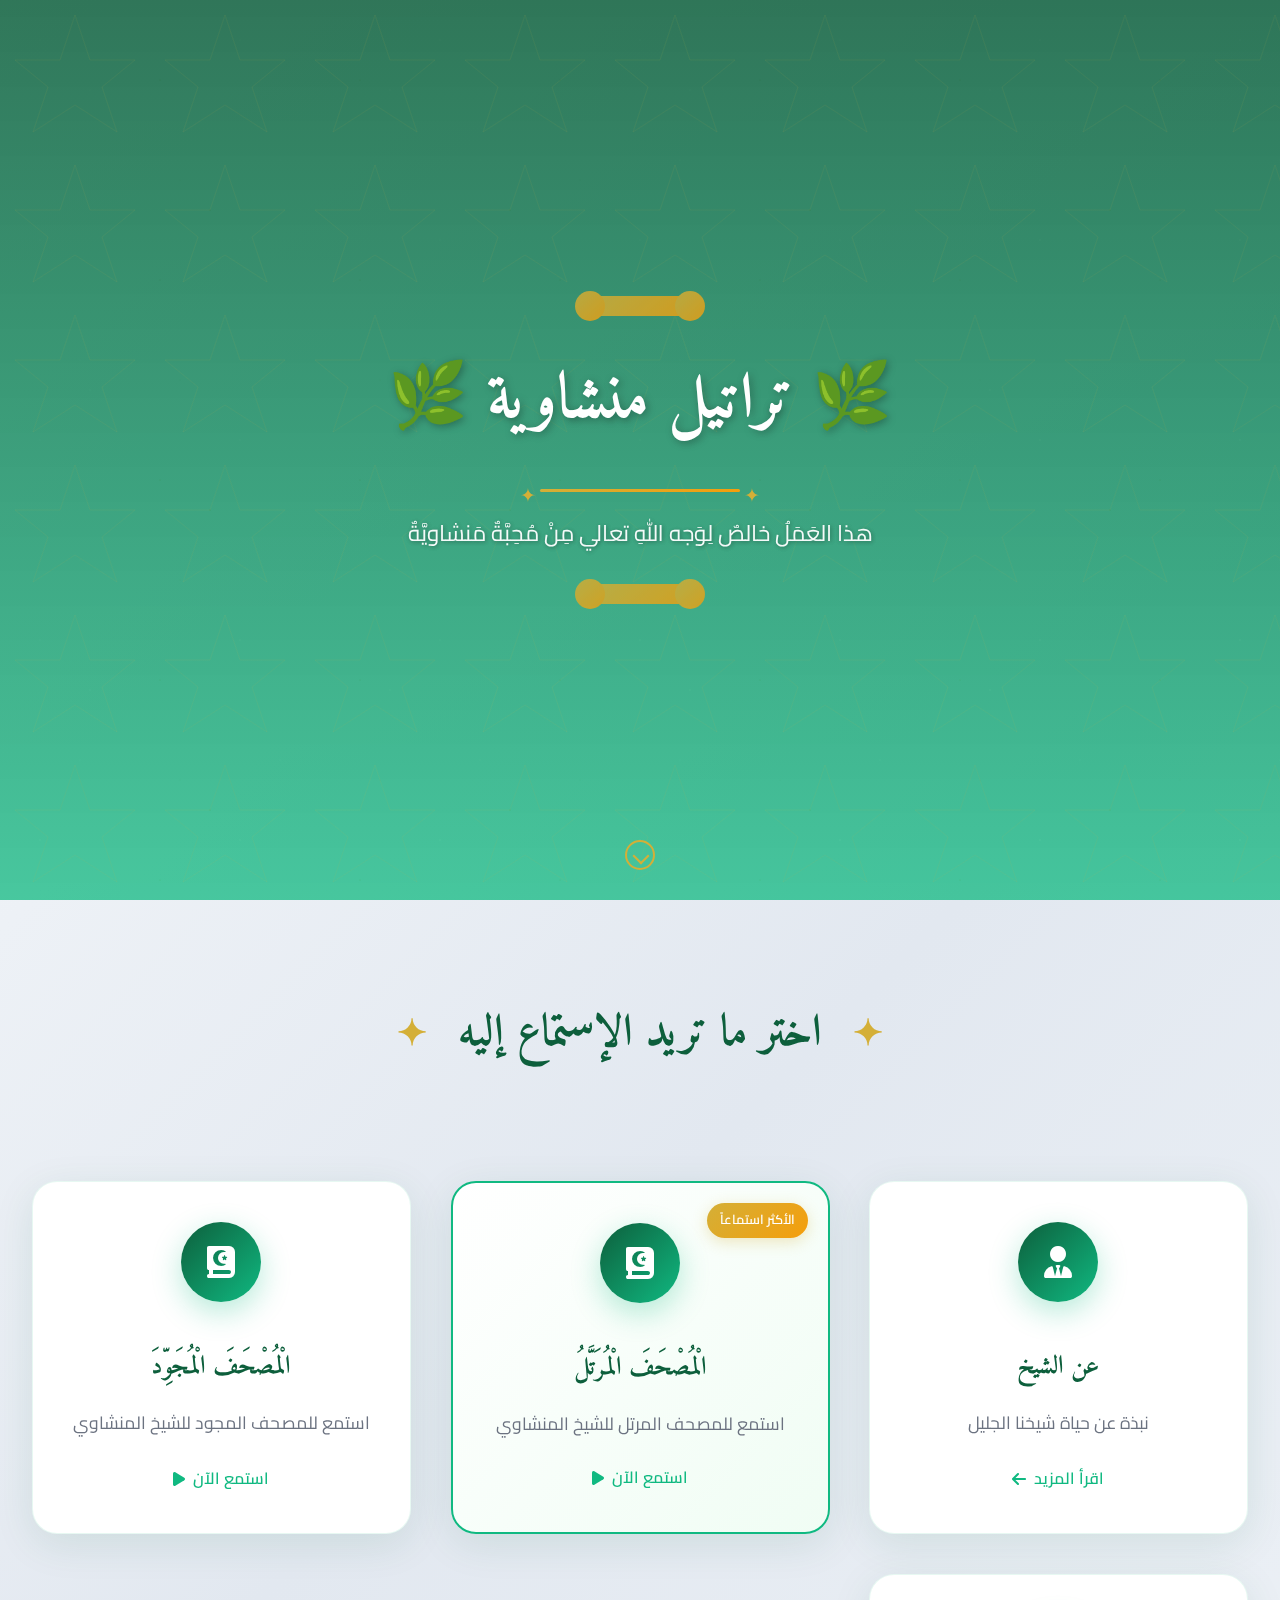
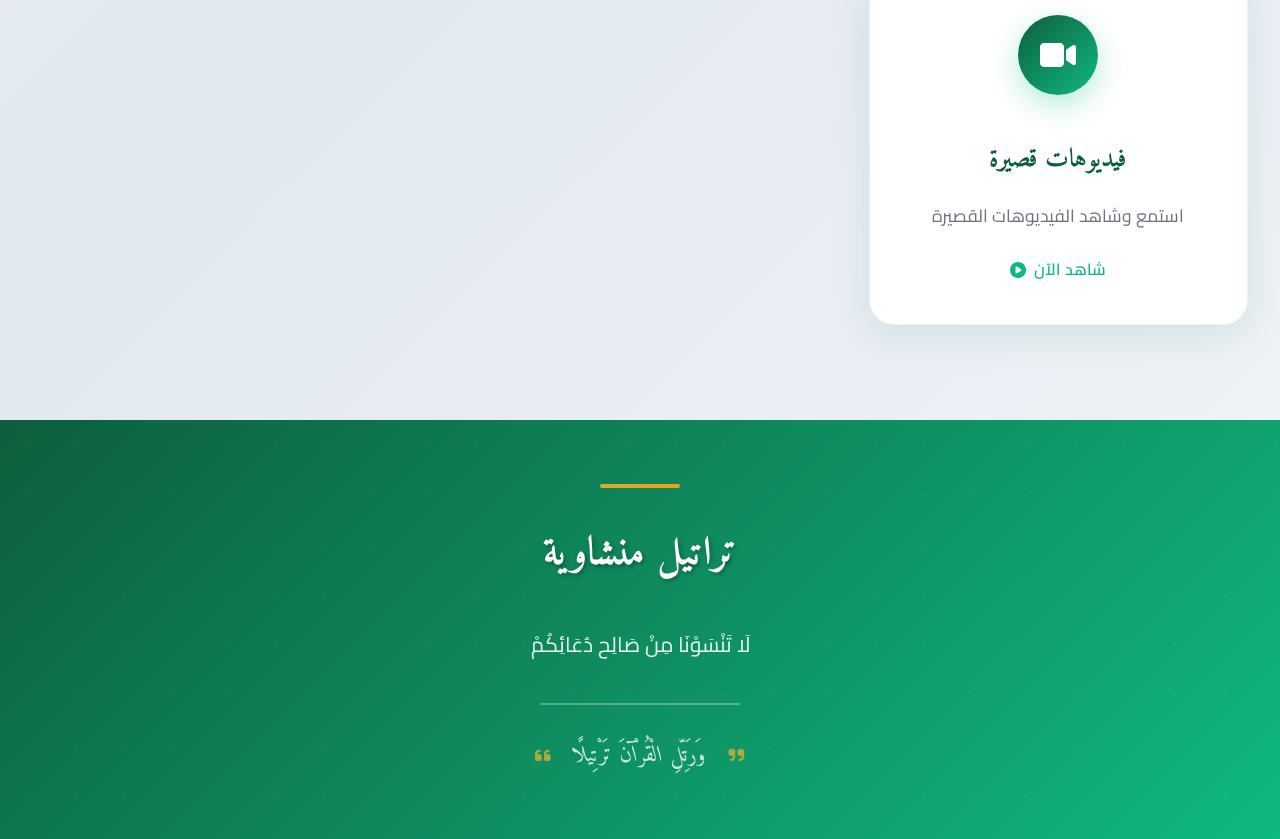
<file: index.html>
<!DOCTYPE html>
<html lang="ar" dir="rtl">
<head>
  <meta charset="UTF-8" />
  <meta name="description" content="استمع إلى ترتيل القرآن الكريم بصوت الشيخ محمد صديق المنشاوي. تلاوات نادرة ومصحف مرتل ومجود وفيديوهات قصيرة.">
  <meta name="viewport" content="width=device-width, initial-scale=1.0"/>
  <meta name="keywords" content="تراتيل منشاوية,محمد صديق المنشاوي,المنشاوي, المصحف المرتل , تلاوات نادرة, قران كريم, تلاوة, الشيخ المنشاوي
  ,موقع قران كرريم ,موقع تلاوات المنشاوي">
    <meta name="google-site-verification" content="google-site-verification: google89621202d79ec867.html" />

    <title>تراتيل منشاوية</title>

    <link rel="stylesheet" href="style.css" />
  <link href="https://fonts.googleapis.com/css2?family=Amiri:wght@400;700&family=Cairo:wght@300;400;600;700;900&display=swap" rel="stylesheet">
  <link rel="stylesheet" href="https://cdnjs.cloudflare.com/ajax/libs/font-awesome/6.4.0/css/all.min.css">
</head>
<body>
  <div class="stars"></div>
  <div class="twinkling"></div>
  
  <header class="hero">
    <div class="hero-pattern"></div>
    <div class="overlay">
      <div class="hero-content">
        <div class="islamic-ornament top"></div>
<h1><span class="highlight" style="color: white;">🌿 تراتيل منشاوية 🌿</span></h1>
        <div class="divider"></div>
        <p class="hero-subtitle">هذا العَمَلُ خالصٌ لِوَجه اللهِ تعالي مِنْ مُحِبَّةٌ مَنشاويَّةٌ</p>
        <div class="islamic-ornament bottom"></div>
      </div>
    </div>
    <div class="scroll-indicator">
      <div class="scroll-arrow"></div>
    </div>
  </header>

  <main class="sections-container">
    <div class="section-header">
      <h2 class="section-title">
        <span class="title-ornament">✦</span>
        اختر ما تريد الإستماع إليه
        <span class="title-ornament">✦</span>
      </h2>
    </div>
    
    <div class="cards-grid">
      <section class="card" onclick="goToPage('about.html')" data-category="info">
        <div class="card-glow"></div>
        <div class="card-icon">
          <i class="fas fa-user-tie"></i>
        </div>
        <h3>عن الشيخ</h3>
        <p>نبذة عن حياة شيخنا الجليل</p>
        <div class="card-footer">
          <span class="read-more">اقرأ المزيد <i class="fas fa-arrow-left"></i></span>
        </div>
      </section>

      <section class="card featured" onclick="goToPage('moshaf.html')" data-category="quran">
        <div class="card-glow"></div>
        <div class="card-icon">
          <i class="fas fa-book-quran"></i>
        </div>
        <h3>الْمُصْحَفَ الْمُرَتَّلُ</h3>
        <p>استمع للمصحف المرتل للشيخ المنشاوي</p>
        <div class="featured-badge">الأكثر استماعاً</div>
        <div class="card-footer">
          <span class="read-more">استمع الآن <i class="fas fa-play"></i></span>
        </div>
      </section>

      <section class="card" onclick="goToPage('mojawd.html')" data-category="quran">
        <div class="card-glow"></div>
        <div class="card-icon">
          <i class="fas fa-quran"></i>
        </div>
        <h3>الْمُصْحَفَ الْمُجَوِّدَ</h3>
        <p>استمع للمصحف المجود للشيخ المنشاوي</p>
        <div class="card-footer">
          <span class="read-more">استمع الآن <i class="fas fa-play"></i></span>
        </div>
      </section>

      <section class="card" onclick="goToPage('video.html')" data-category="media">
        <div class="card-glow"></div>
        <div class="card-icon">
          <i class="fas fa-video"></i>
        </div>
        <h3>فيديوهات قصيرة</h3>
        <p>استمع وشاهد الفيديوهات القصيرة</p>
        <div class="card-footer">
          <span class="read-more">شاهد الآن <i class="fas fa-play-circle"></i></span>
        </div>
      </section>
    </div>
  </main>

  <footer>
    <div class="footer-pattern"></div>
    <div class="footer-content">
      <div class="footer-ornament"></div>
      <h3>تراتيل منشاوية</h3>
      <p>لَا تَنْسَوْنَا مِنْ صَالِح دُعَائِكُمْ</p>
      <div class="footer-divider"></div>
      <div class="footer-quote">
        <i class="fas fa-quote-right"></i>
        <span>وَرَتِّلِ الْقُرْآنَ تَرْتِيلًا</span>
        <i class="fas fa-quote-left"></i>
      </div>
    </div>
  </footer>

  <script src="script.js"></script>
</body>
</html>
</file>
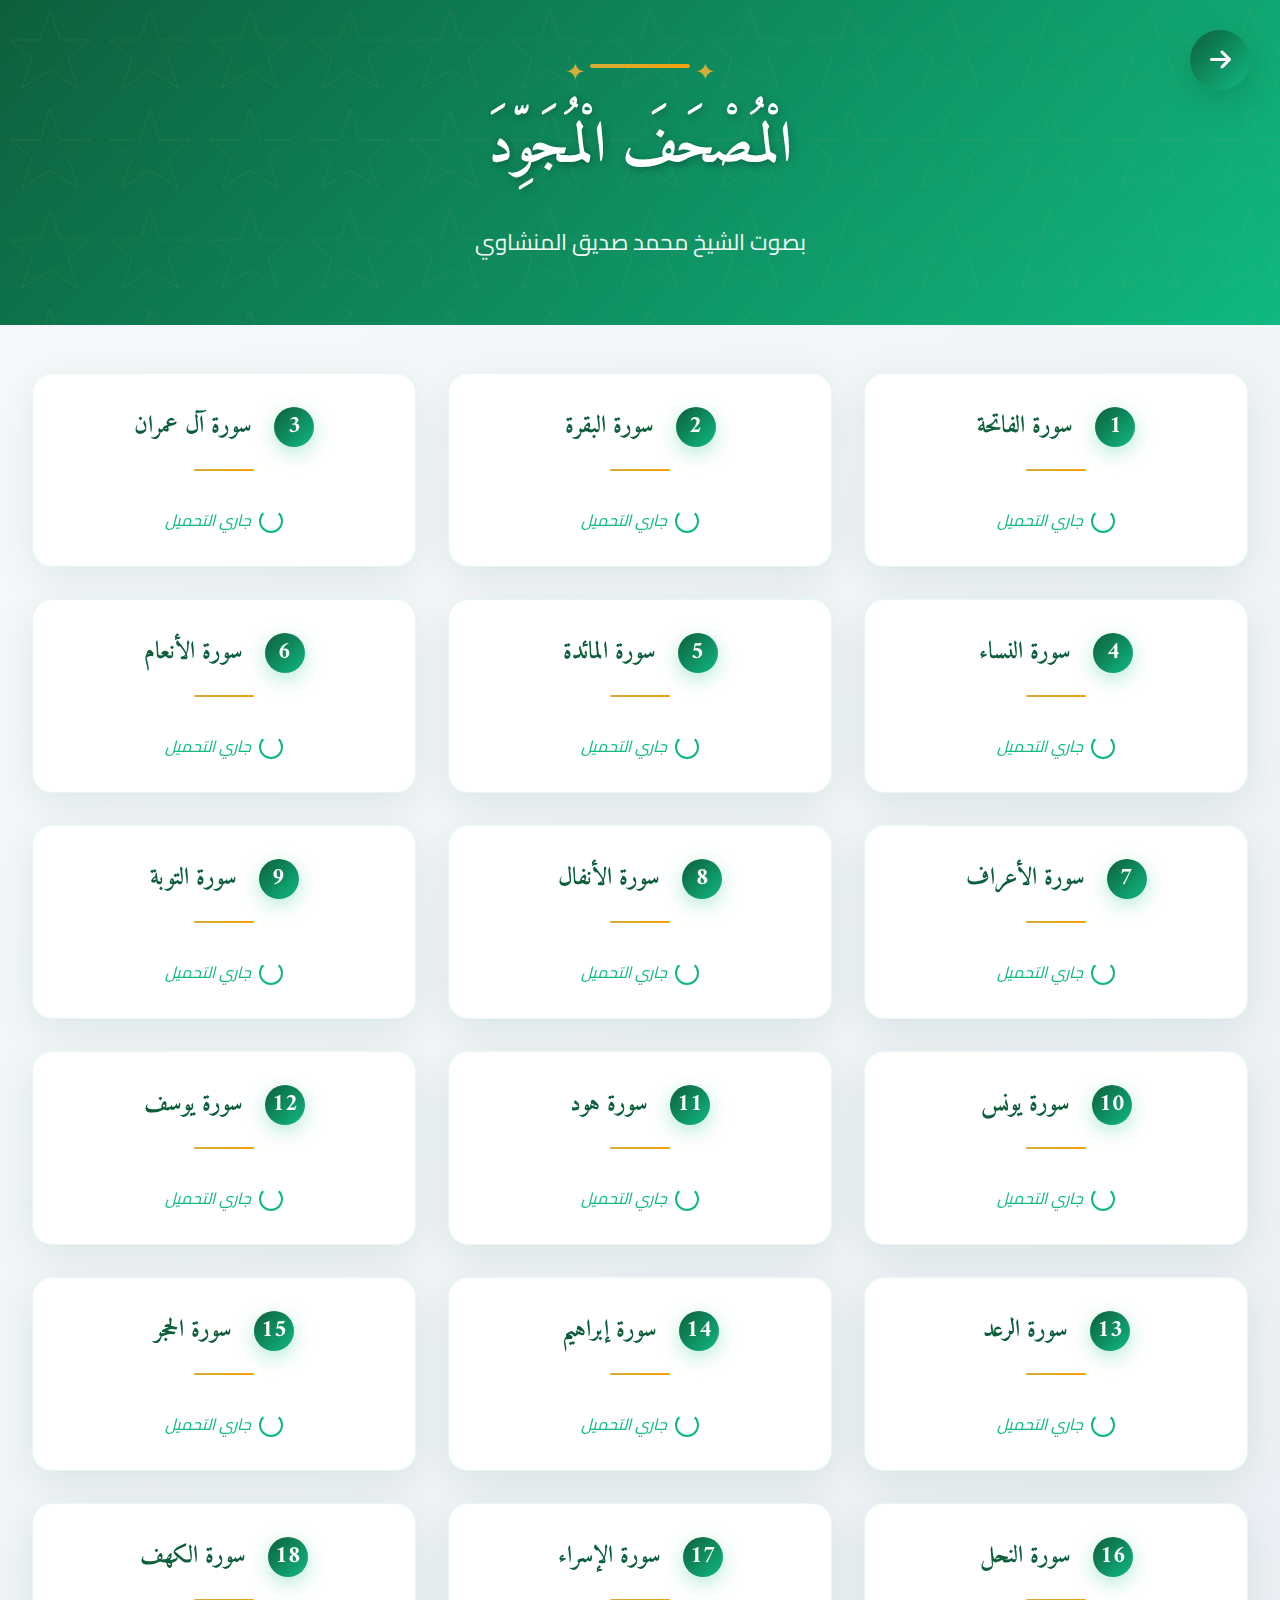
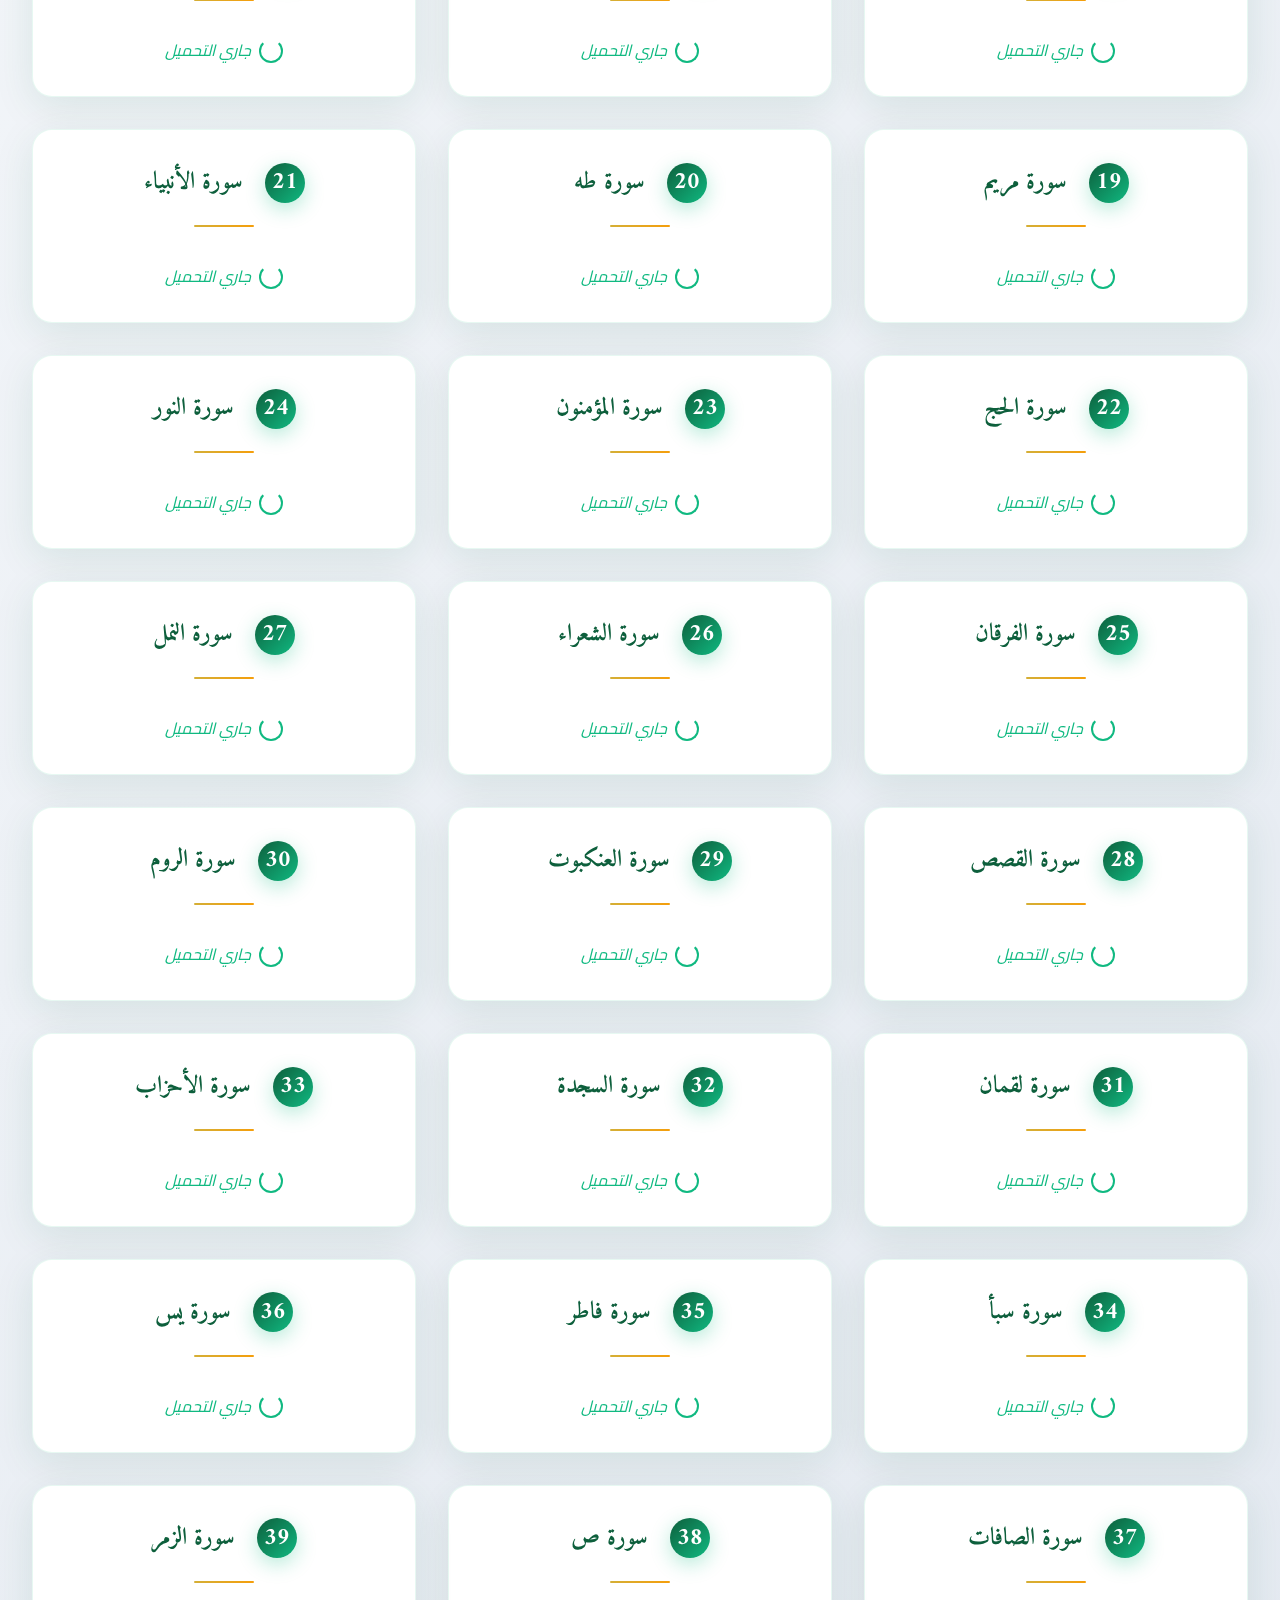
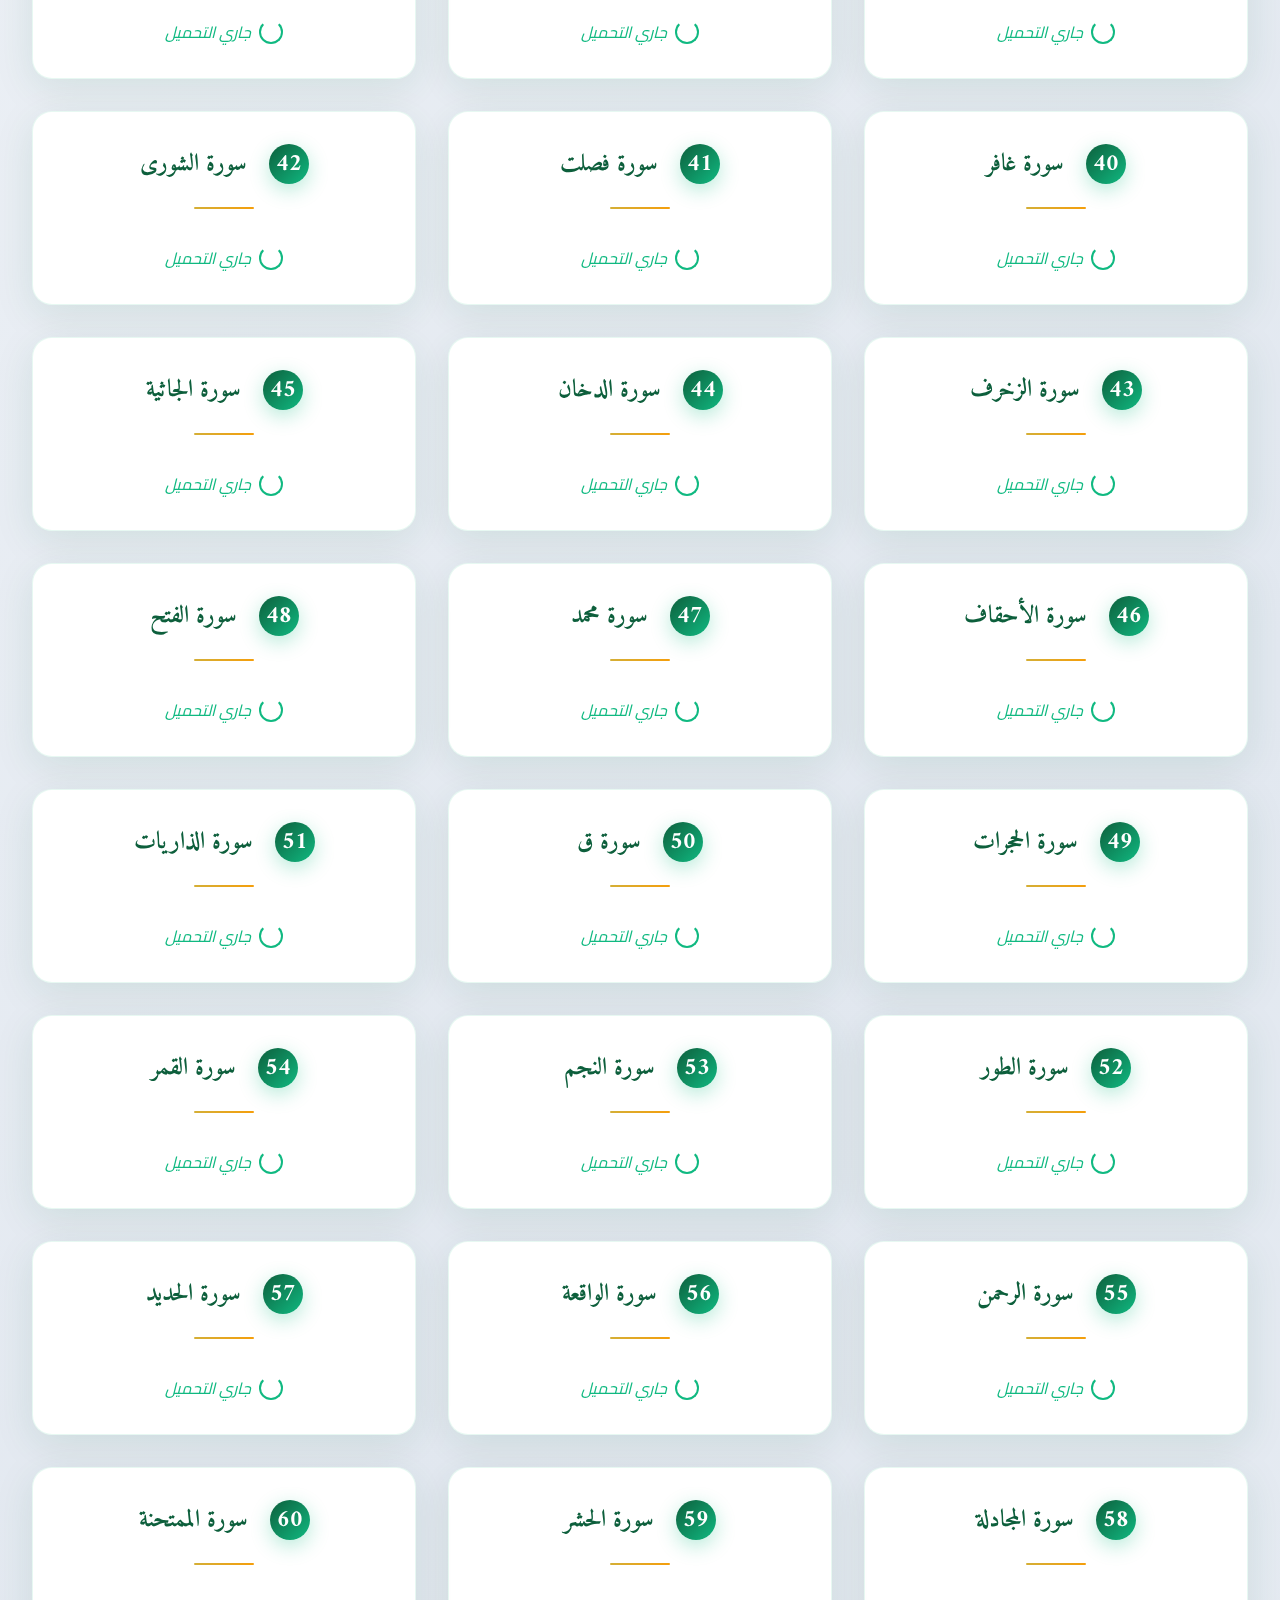
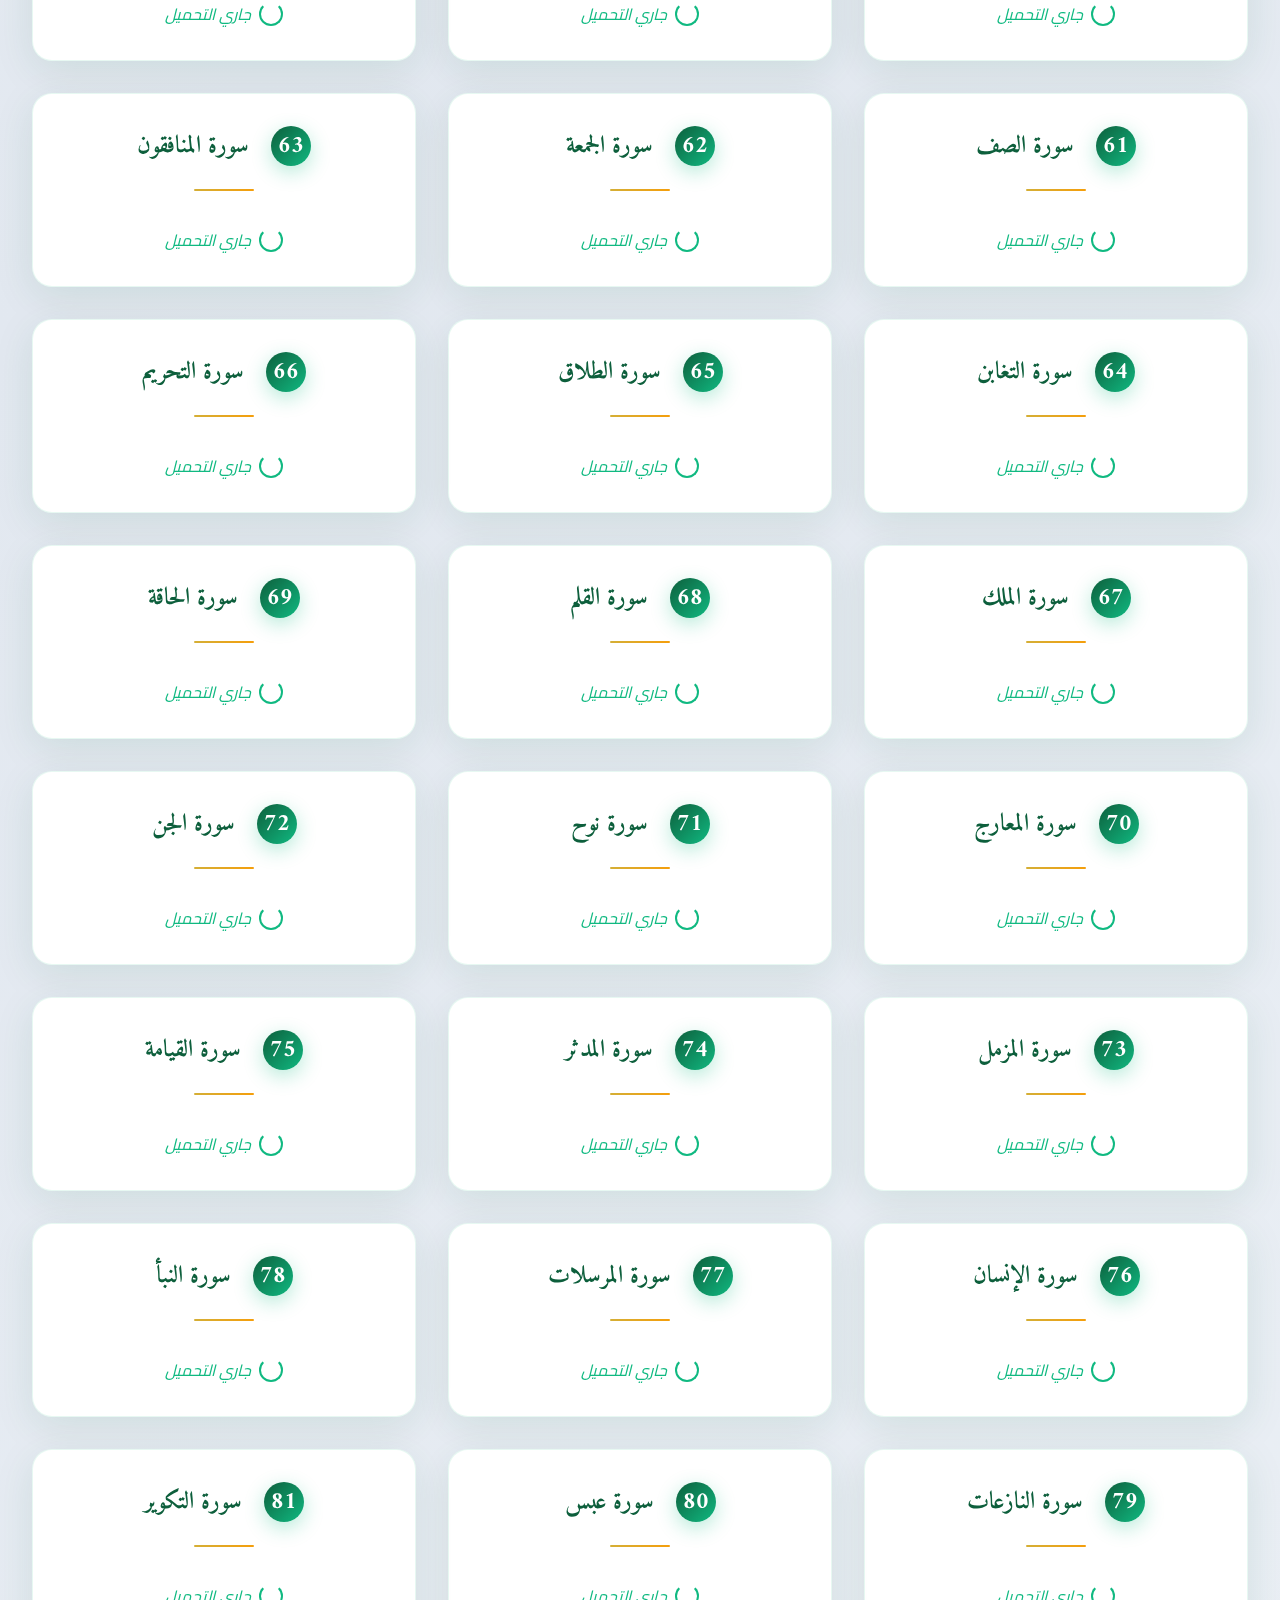
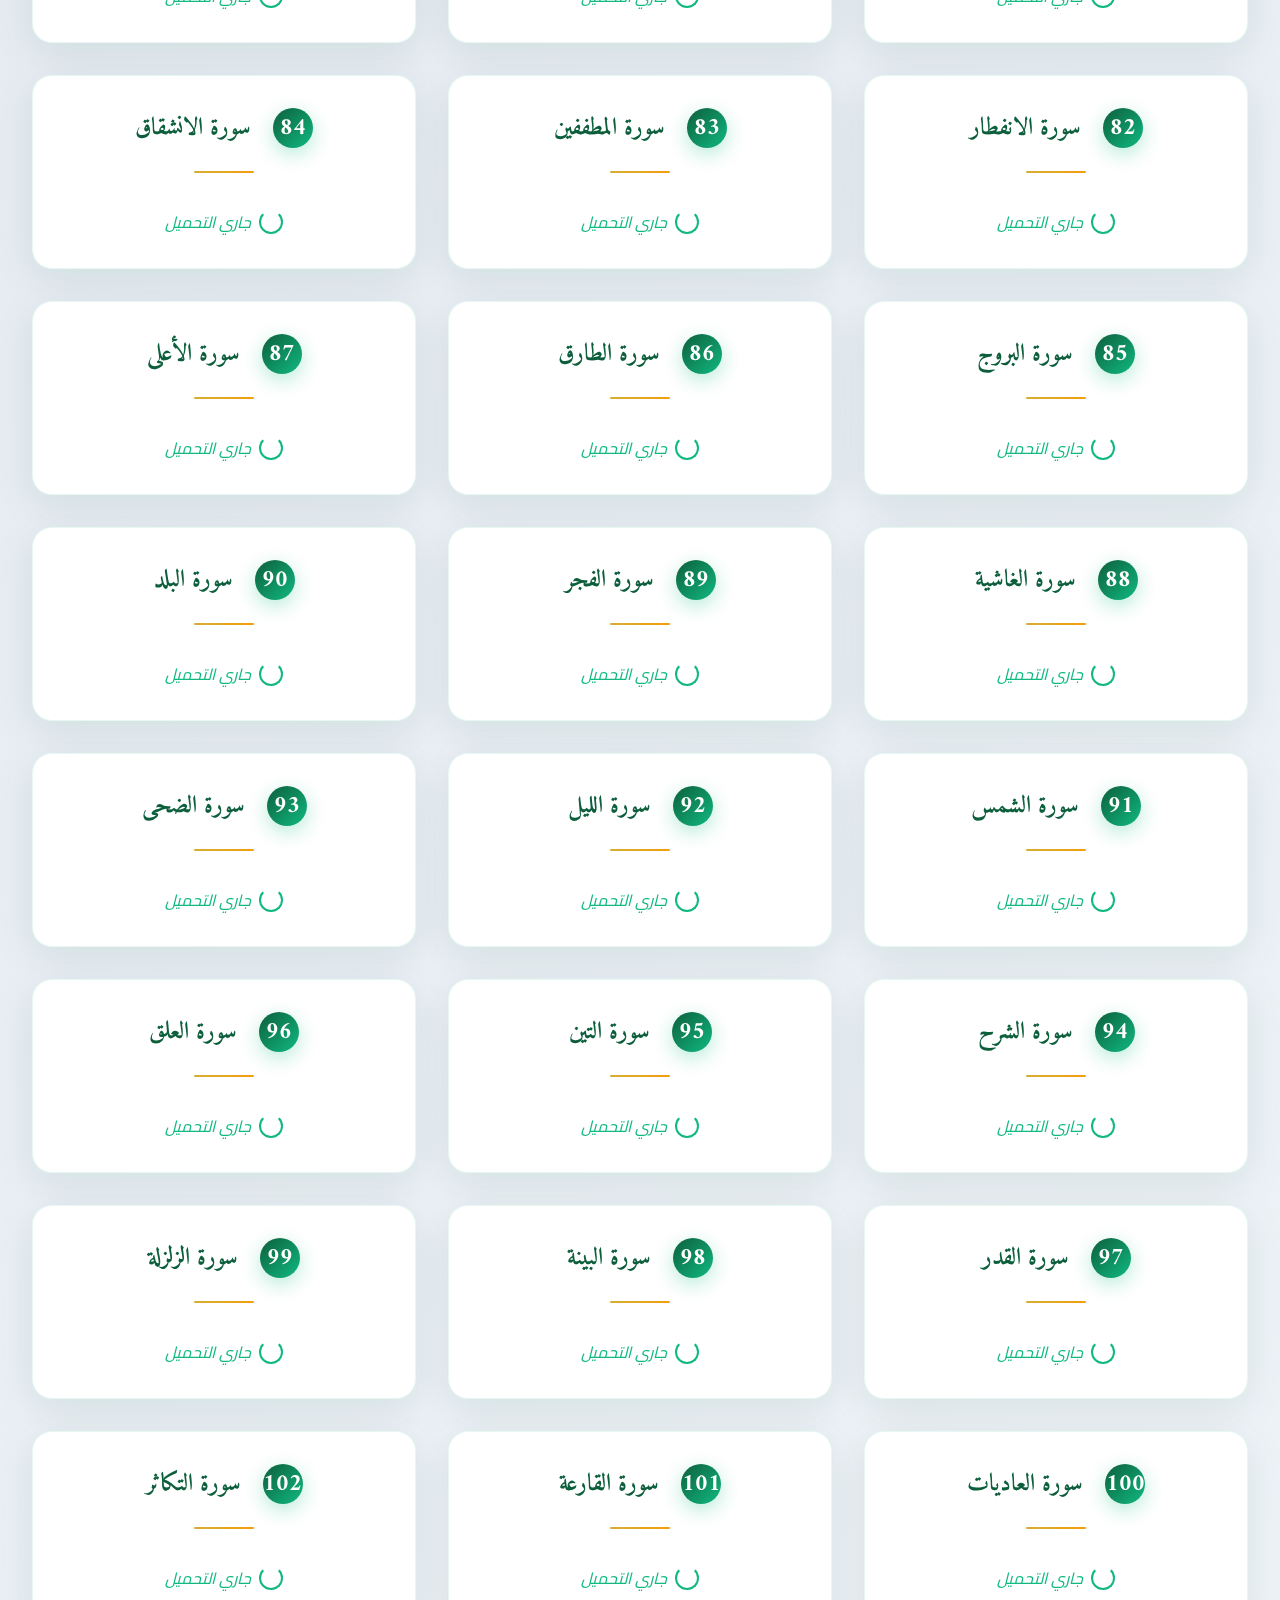
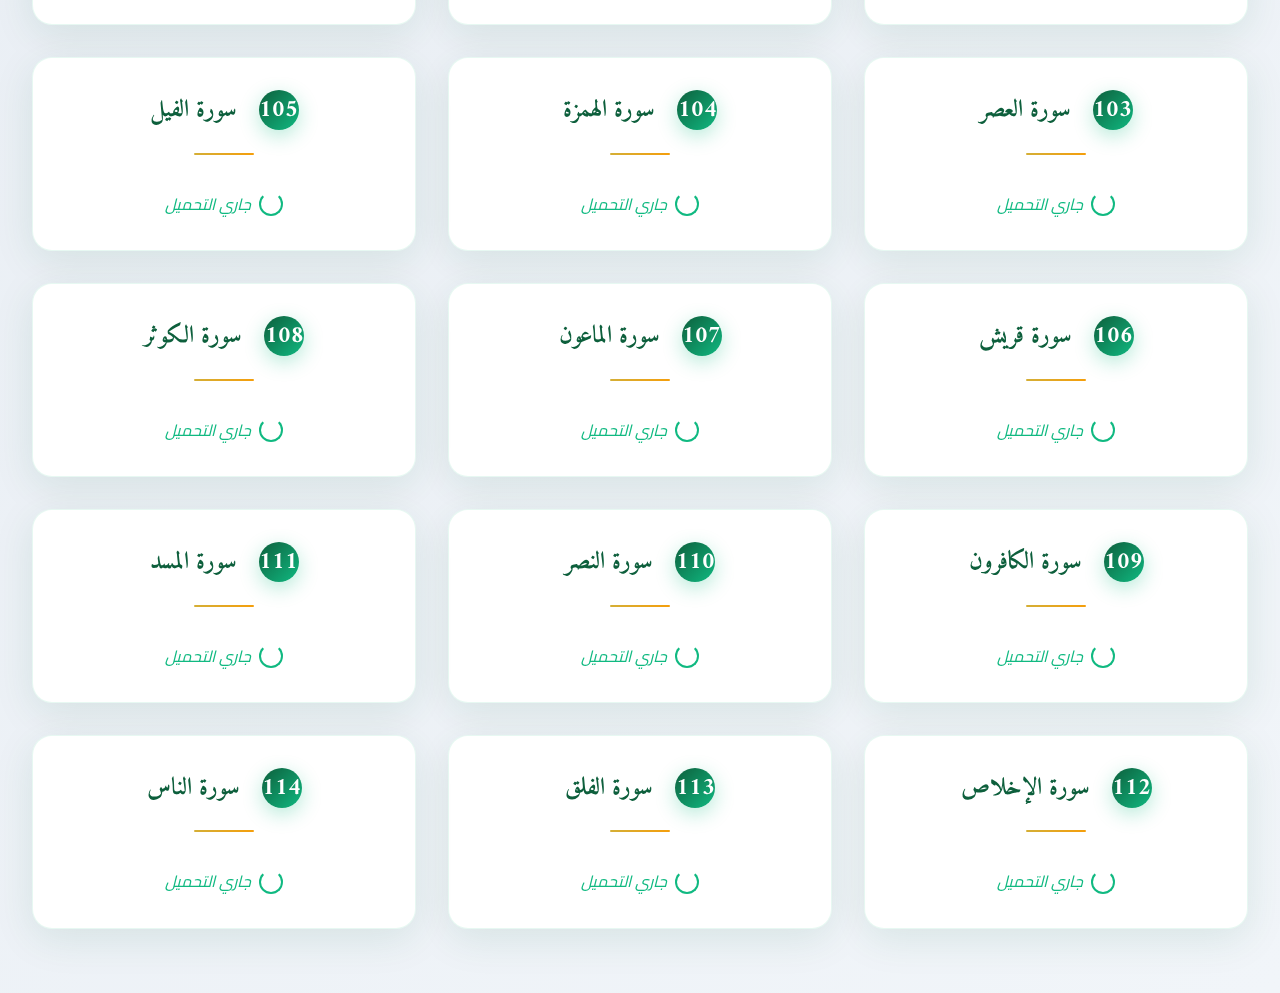
<file: mojawd.html>
<!DOCTYPE html>
<html lang="ar" dir="rtl">
<head>
  <meta charset="UTF-8" />
  <meta name="viewport" content="width=device-width, initial-scale=1.0"/>
  <title>المصحف الْمُجَوِّدَ - المنشاوي</title>
  <link href="https://fonts.googleapis.com/css2?family=Amiri:wght@400;700&family=Cairo:wght@300;400;600;700&display=swap" rel="stylesheet">
  <link rel="stylesheet" href="https://cdnjs.cloudflare.com/ajax/libs/font-awesome/6.4.0/css/all.min.css">
  <style>
    * {
      margin: 0;
      padding: 0;
      box-sizing: border-box;
    }

    :root {
      --primary-green: #0d5f3c;
      --secondary-green: #10b981;
      --accent-gold: #d4af37;
      --light-green: #f0fdf4;
      --text-dark: #1f2937;
      --text-light: #6b7280;
      --white: #ffffff;
      --gradient-primary: linear-gradient(135deg, #0d5f3c 0%, #10b981 100%);
      --gradient-gold: linear-gradient(135deg, #d4af37 0%, #f59e0b 100%);
    }

    body {
      font-family: 'Cairo', sans-serif;
      background: linear-gradient(135deg, #f8fafc 0%, #e2e8f0 50%, #f1f5f9 100%);
      color: var(--text-dark);
      line-height: 1.7;
      min-height: 100vh;
      position: relative;
    }

    body::before {
      content: '';
      position: fixed;
      top: 0;
      left: 0;
      right: 0;
      bottom: 0;
      background: url('data:image/svg+xml,<svg xmlns="http://www.w3.org/2000/svg" viewBox="0 0 100 100"><circle cx="20" cy="20" r="0.5" fill="%23d4af37" opacity="0.3"/><circle cx="80" cy="40" r="0.3" fill="%23ffffff" opacity="0.4"/></svg>') repeat;
      background-size: 200px 200px;
      animation: float-stars 40s linear infinite;
      z-index: -1;
    }

    @keyframes float-stars {
      from { transform: translateY(0px); }
      to { transform: translateY(-2000px); }
    }

    .header-section {
      background: var(--gradient-primary);
      padding: 4em 2em;
      text-align: center;
      color: white;
      position: relative;
      overflow: hidden;
      margin-bottom: 3em;
    }

    .header-section::before {
      content: '';
      position: absolute;
      top: 0;
      left: 0;
      right: 0;
      bottom: 0;
      background: url('data:image/svg+xml,<svg xmlns="http://www.w3.org/2000/svg" viewBox="0 0 100 100"><path d="M50 10 L60 40 L90 40 L68 58 L78 88 L50 70 L22 88 L32 58 L10 40 L40 40 Z" fill="none" stroke="%23d4af37" stroke-width="0.5" opacity="0.2"/></svg>') repeat;
      background-size: 100px 100px;
      animation: float-pattern 20s ease-in-out infinite;
    }

    @keyframes float-pattern {
      0%, 100% { transform: translateY(0px) rotate(0deg); }
      50% { transform: translateY(-10px) rotate(2deg); }
    }

    .header-ornament {
      width: 100px;
      height: 4px;
      background: var(--gradient-gold);
      margin: 0 auto 2em auto;
      border-radius: 2px;
      position: relative;
    }

    .header-ornament::before,
    .header-ornament::after {
      content: '✦';
      position: absolute;
      color: var(--accent-gold);
      font-size: 1.5em;
      top: -12px;
    }

    .header-ornament::before { left: -25px; }
    .header-ornament::after { right: -25px; }

    h1 {
      font-family: 'Amiri', serif;
      font-size: 3.5rem;
      font-weight: 700;
      margin-bottom: 0.5em;
      text-shadow: 2px 2px 8px rgba(0, 0, 0, 0.3);
      position: relative;
      z-index: 2;
      animation: glow-text 3s ease-in-out infinite alternate;
    }

    @keyframes glow-text {
      from { text-shadow: 2px 2px 8px rgba(0, 0, 0, 0.3); }
      to { text-shadow: 2px 2px 8px rgba(0, 0, 0, 0.3), 0 0 30px rgba(212, 175, 55, 0.4); }
    }

    .subtitle {
      font-size: 1.4em;
      font-weight: 400;
      opacity: 0.95;
      position: relative;
      z-index: 2;
    }

    .back-button {
      position: fixed;
      top: 30px;
      right: 30px;
      background: var(--gradient-primary);
      color: white;
      border: none;
      border-radius: 50%;
      width: 60px;
      height: 60px;
      font-size: 1.5em;
      cursor: pointer;
      box-shadow: 0 10px 30px rgba(13, 95, 60, 0.3);
      transition: all 0.3s ease;
      z-index: 1000;
    }

    .back-button:hover {
      transform: translateY(-3px);
      box-shadow: 0 15px 40px rgba(13, 95, 60, 0.4);
    }

    .sura-list {
      display: grid;
      grid-template-columns: repeat(auto-fit, minmax(350px, 1fr));
      gap: 2em;
      max-width: 1400px;
      margin: 0 auto;
      padding: 0 2em 4em 2em;
    }

    .sura-card {
      background: var(--white);
      padding: 2em;
      border-radius: 20px;
      box-shadow: 0 10px 40px rgba(13, 95, 60, 0.1);
      border: 1px solid rgba(16, 185, 129, 0.1);
      transition: all 0.4s cubic-bezier(0.175, 0.885, 0.32, 1.275);
      position: relative;
      overflow: hidden;
    }

    .sura-card::before {
      content: '';
      position: absolute;
      top: 0;
      left: 0;
      right: 0;
      height: 4px;
      background: var(--gradient-primary);
      transform: scaleX(0);
      transition: transform 0.5s ease;
    }

    .sura-card:hover::before {
      transform: scaleX(1);
    }

    .sura-card:hover {
      transform: translateY(-10px);
      box-shadow: 0 20px 60px rgba(13, 95, 60, 0.15);
      border-color: rgba(16, 185, 129, 0.3);
    }

    .sura-card h3 {
      font-family: 'Amiri', serif;
      font-size: 1.5em;
      color: var(--primary-green);
      margin-bottom: 1.5em;
      text-align: center;
      font-weight: 700;
      position: relative;
      padding-bottom: 1em;
    }

    .sura-card h3::after {
      content: '';
      position: absolute;
      bottom: 0;
      left: 50%;
      transform: translateX(-50%);
      width: 60px;
      height: 2px;
      background: var(--gradient-gold);
      border-radius: 1px;
    }

    .sura-number {
      background: var(--gradient-primary);
      color: white;
      border-radius: 50%;
      width: 40px;
      height: 40px;
      display: inline-flex;
      align-items: center;
      justify-content: center;
      font-size: 1em;
      font-weight: 600;
      margin-left: 15px;
      box-shadow: 0 6px 20px rgba(16, 185, 129, 0.3);
      position: relative;
    }

    .sura-number::before {
      content: '';
      position: absolute;
      top: -3px;
      left: -3px;
      right: -3px;
      bottom: -3px;
      background: var(--gradient-gold);
      border-radius: 50%;
      z-index: -1;
      opacity: 0;
      transition: opacity 0.3s ease;
    }

    .sura-card:hover .sura-number::before {
      opacity: 1;
    }

    audio {
      width: 100%;
      margin-top: 1em;
      border-radius: 10px;
      box-shadow: 0 4px 15px rgba(0, 0, 0, 0.1);
    }

    .loading {
      text-align: center;
      color: var(--secondary-green);
      font-style: italic;
      margin-top: 1em;
      display: flex;
      align-items: center;
      justify-content: center;
      gap: 0.5em;
    }

    .loading::before {
      content: '';
      width: 20px;
      height: 20px;
      border: 2px solid var(--secondary-green);
      border-top: 2px solid transparent;
      border-radius: 50%;
      animation: spin 1s linear infinite;
    }

    @keyframes spin {
      to { transform: rotate(360deg); }
    }

    .error {
      text-align: center;
      color: #dc3545;
      font-size: 0.9em;
      margin-top: 1em;
      padding: 1em;
      background: rgba(220, 53, 69, 0.1);
      border-radius: 10px;
      border: 1px solid rgba(220, 53, 69, 0.2);
    }

    @media (max-width: 768px) {
      h1 {
        font-size: 2.5rem;
      }

      .header-section {
        padding: 3em 1.5em;
      }

      .sura-list {
        grid-template-columns: 1fr;
        gap: 1.5em;
        padding: 0 1em 3em 1em;
      }

      .sura-card {
        padding: 1.5em;
      }

      .back-button {
        width: 50px;
        height: 50px;
        font-size: 1.2em;
        top: 20px;
        right: 20px;
      }
    }

    @media (max-width: 480px) {
      h1 {
        font-size: 2rem;
      }

      .subtitle {
        font-size: 1.2em;
      }

      .sura-card h3 {
        font-size: 1.3em;
      }

      .sura-number {
        width: 35px;
        height: 35px;
        font-size: 0.9em;
      }
    }
  </style>
</head>
<body>
  <button class="back-button" onclick="history.back()">
    <i class="fas fa-arrow-right"></i>
  </button>

  <div class="header-section">
    <div class="header-ornament"></div>
    <h1>الْمُصْحَفَ الْمُجَوِّدَ</h1>
    <p class="subtitle">بصوت الشيخ محمد صديق المنشاوي</p>
  </div>

  <div class="sura-list" id="suraList"></div>

  <script>
    const suraNames = [
      "الفاتحة", "البقرة", "آل عمران", "النساء", "المائدة", "الأنعام", "الأعراف", "الأنفال", "التوبة", "يونس",
      "هود", "يوسف", "الرعد", "إبراهيم", "الحجر", "النحل", "الإسراء", "الكهف", "مريم", "طه",
      "الأنبياء", "الحج", "المؤمنون", "النور", "الفرقان", "الشعراء", "النمل", "القصص", "العنكبوت", "الروم",
      "لقمان", "السجدة", "الأحزاب", "سبأ", "فاطر", "يس", "الصافات", "ص", "الزمر", "غافر",
      "فصلت", "الشورى", "الزخرف", "الدخان", "الجاثية", "الأحقاف", "محمد", "الفتح", "الحجرات", "ق",
      "الذاريات", "الطور", "النجم", "القمر", "الرحمن", "الواقعة", "الحديد", "المجادلة", "الحشر", "الممتحنة",
      "الصف", "الجمعة", "المنافقون", "التغابن", "الطلاق", "التحريم", "الملك", "القلم", "الحاقة", "المعارج",
      "نوح", "الجن", "المزمل", "المدثر", "القيامة", "الإنسان", "المرسلات", "النبأ", "النازعات", "عبس",
      "التكوير", "الانفطار", "المطففين", "الانشقاق", "البروج", "الطارق", "الأعلى", "الغاشية", "الفجر", "البلد",
      "الشمس", "الليل", "الضحى", "الشرح", "التين", "العلق", "القدر", "البينة", "الزلزلة", "العاديات",
      "القارعة", "التكاثر", "العصر", "الهمزة", "الفيل", "قريش", "الماعون", "الكوثر", "الكافرون", "النصر",
      "المسد", "الإخلاص", "الفلق", "الناس"
    ];

    const baseUrl = "https://archive.org/download/lifeways11_gmail_001_20180201_0039/";
    const listContainer = document.getElementById("suraList");

    function formatSuraNumber(number) {
      return String(number).padStart(3, '0');
    }

    function getAudioUrl(suraNumber) {
      return baseUrl + formatSuraNumber(suraNumber) + ".mp3";
    }

    suraNames.forEach((name, index) => {
      const suraNumber = index + 1;
      const audioUrl = getAudioUrl(suraNumber);
      
      const card = document.createElement("div");
      card.className = "sura-card";
      
      card.innerHTML = `
        <h3>
          <span class="sura-number">${suraNumber}</span>
          سورة ${name}
        </h3>
        <div class="loading" id="loading-${suraNumber}">جاري التحميل</div>
        <audio controls style="display: none;" id="audio-${suraNumber}">
          <source src="${audioUrl}" type="audio/mp3">
          متصفحك لا يدعم تشغيل الصوت.
        </audio>
        <div class="error" id="error-${suraNumber}" style="display: none;">
          <i class="fas fa-exclamation-triangle"></i>
          عذراً، حدث خطأ في تحميل التلاوة
        </div>
      `;
      
      listContainer.appendChild(card);
      
      const audio = document.getElementById(`audio-${suraNumber}`);
      const loading = document.getElementById(`loading-${suraNumber}`);
      const error = document.getElementById(`error-${suraNumber}`);
      
      audio.addEventListener('loadstart', () => {
        loading.style.display = 'flex';
        error.style.display = 'none';
      });
      
      audio.addEventListener('canplay', () => {
        loading.style.display = 'none';
        audio.style.display = 'block';
      });
      
      audio.addEventListener('error', () => {
        loading.style.display = 'none';
        error.style.display = 'block';
      });
      
      audio.load();
    });

    document.addEventListener('DOMContentLoaded', () => {
      const allAudios = document.querySelectorAll('audio');
      
      allAudios.forEach(audio => {
        audio.addEventListener('play', () => {
          allAudios.forEach(otherAudio => {
            if (otherAudio !== audio) {
              otherAudio.pause();
            }
          });
        });
      });
    });
  </script>
</body>
</html>
</file>
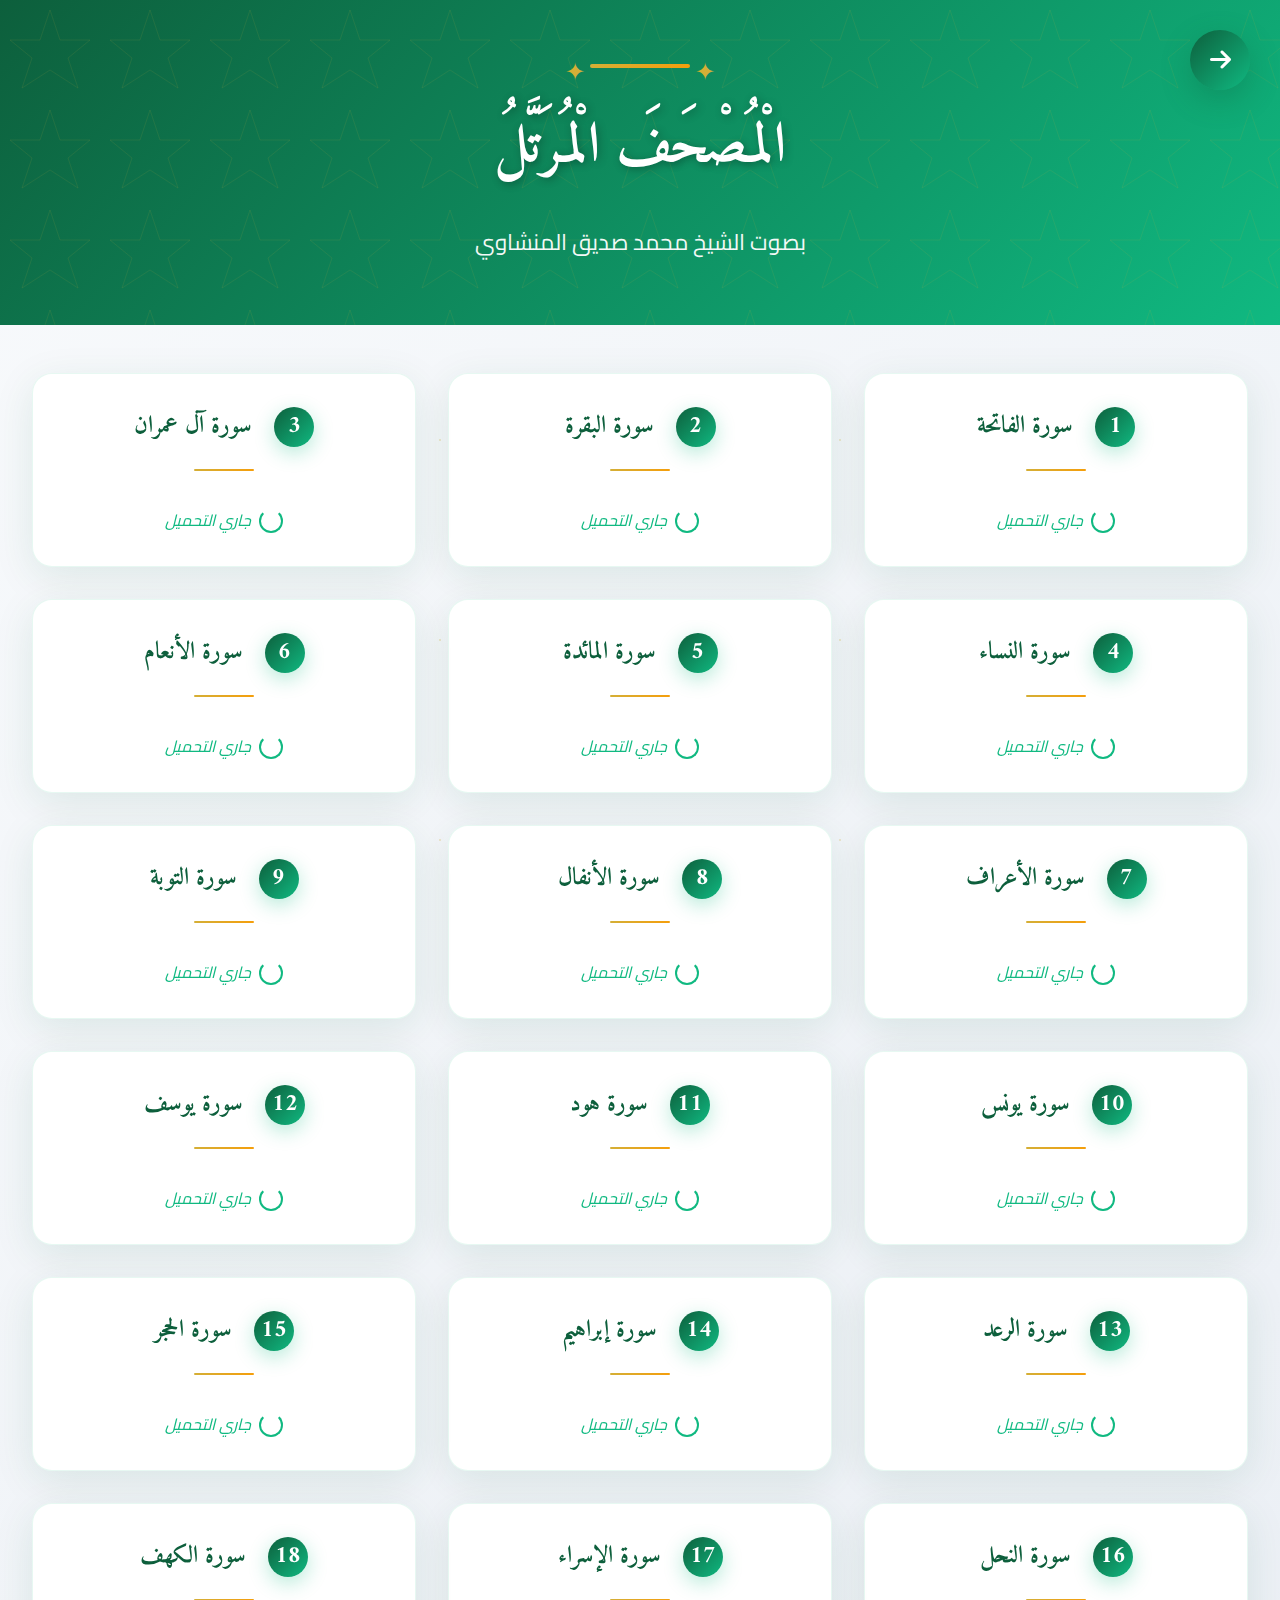
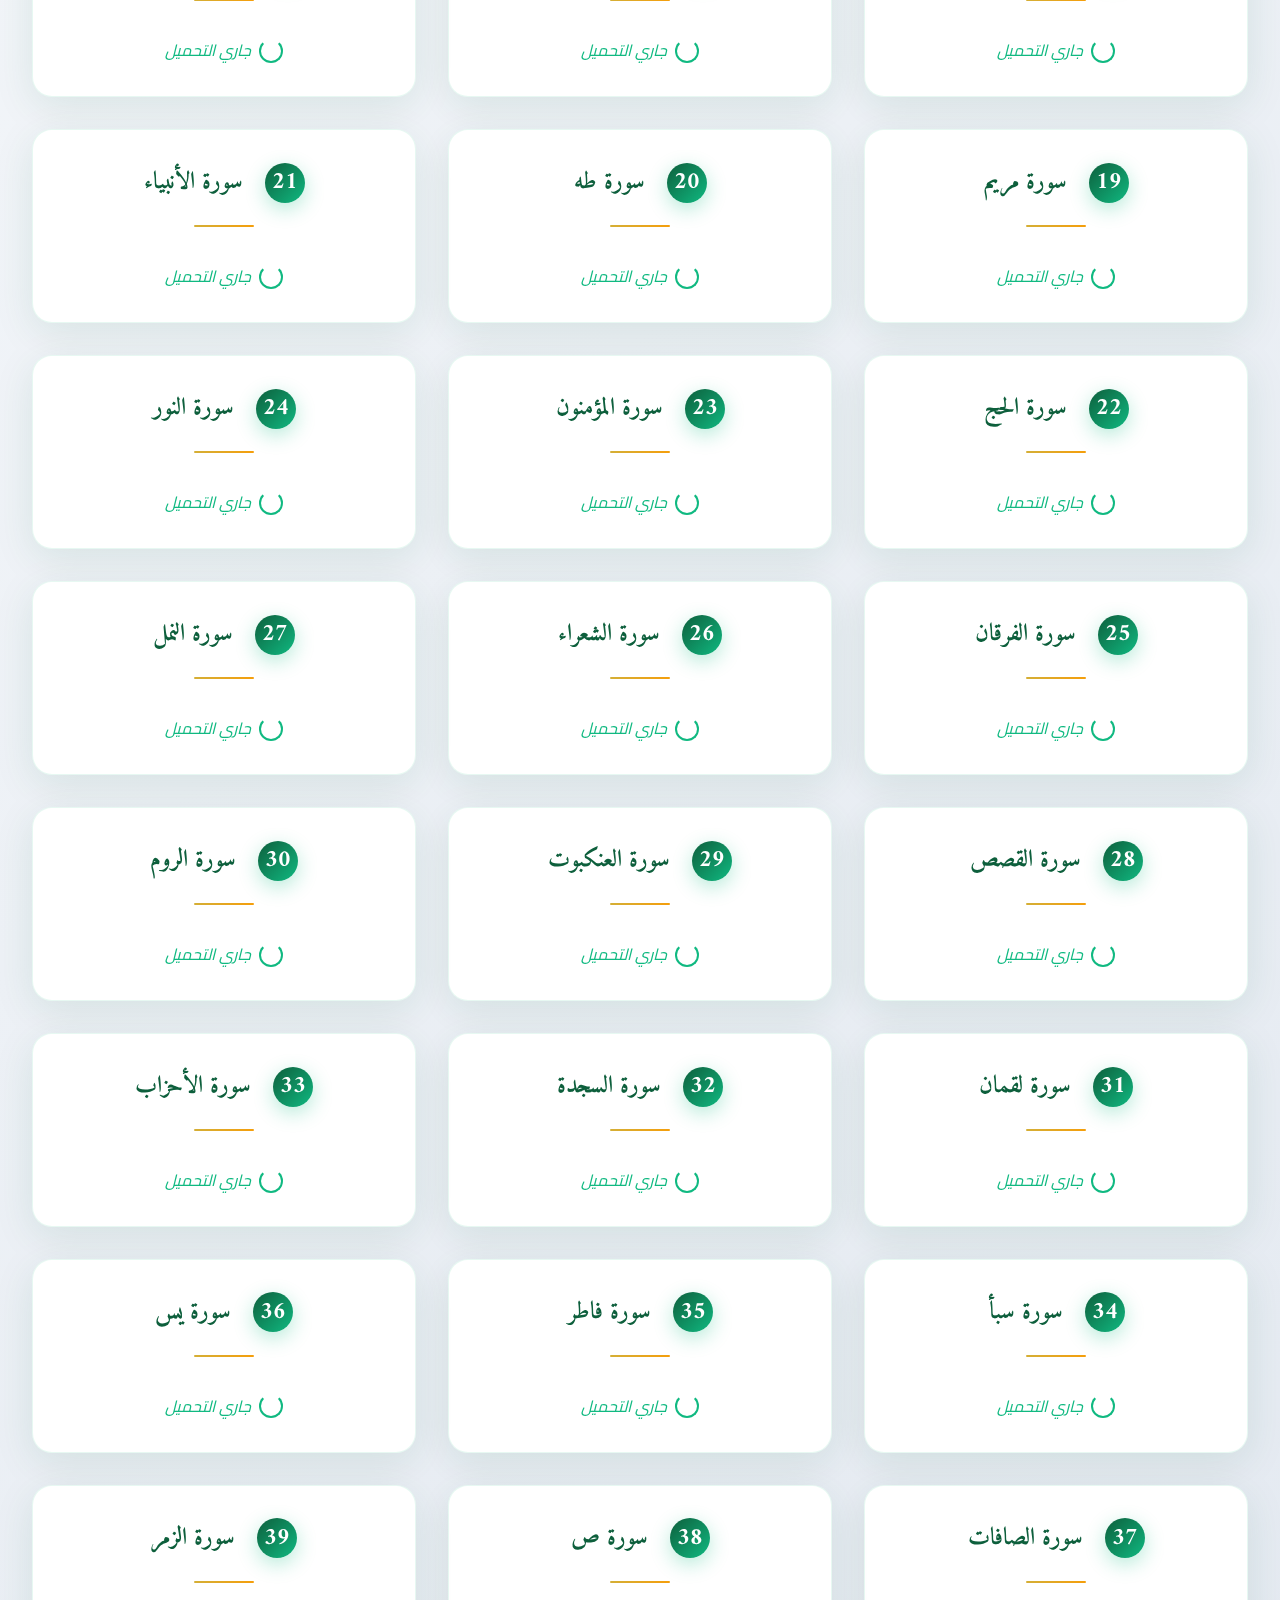
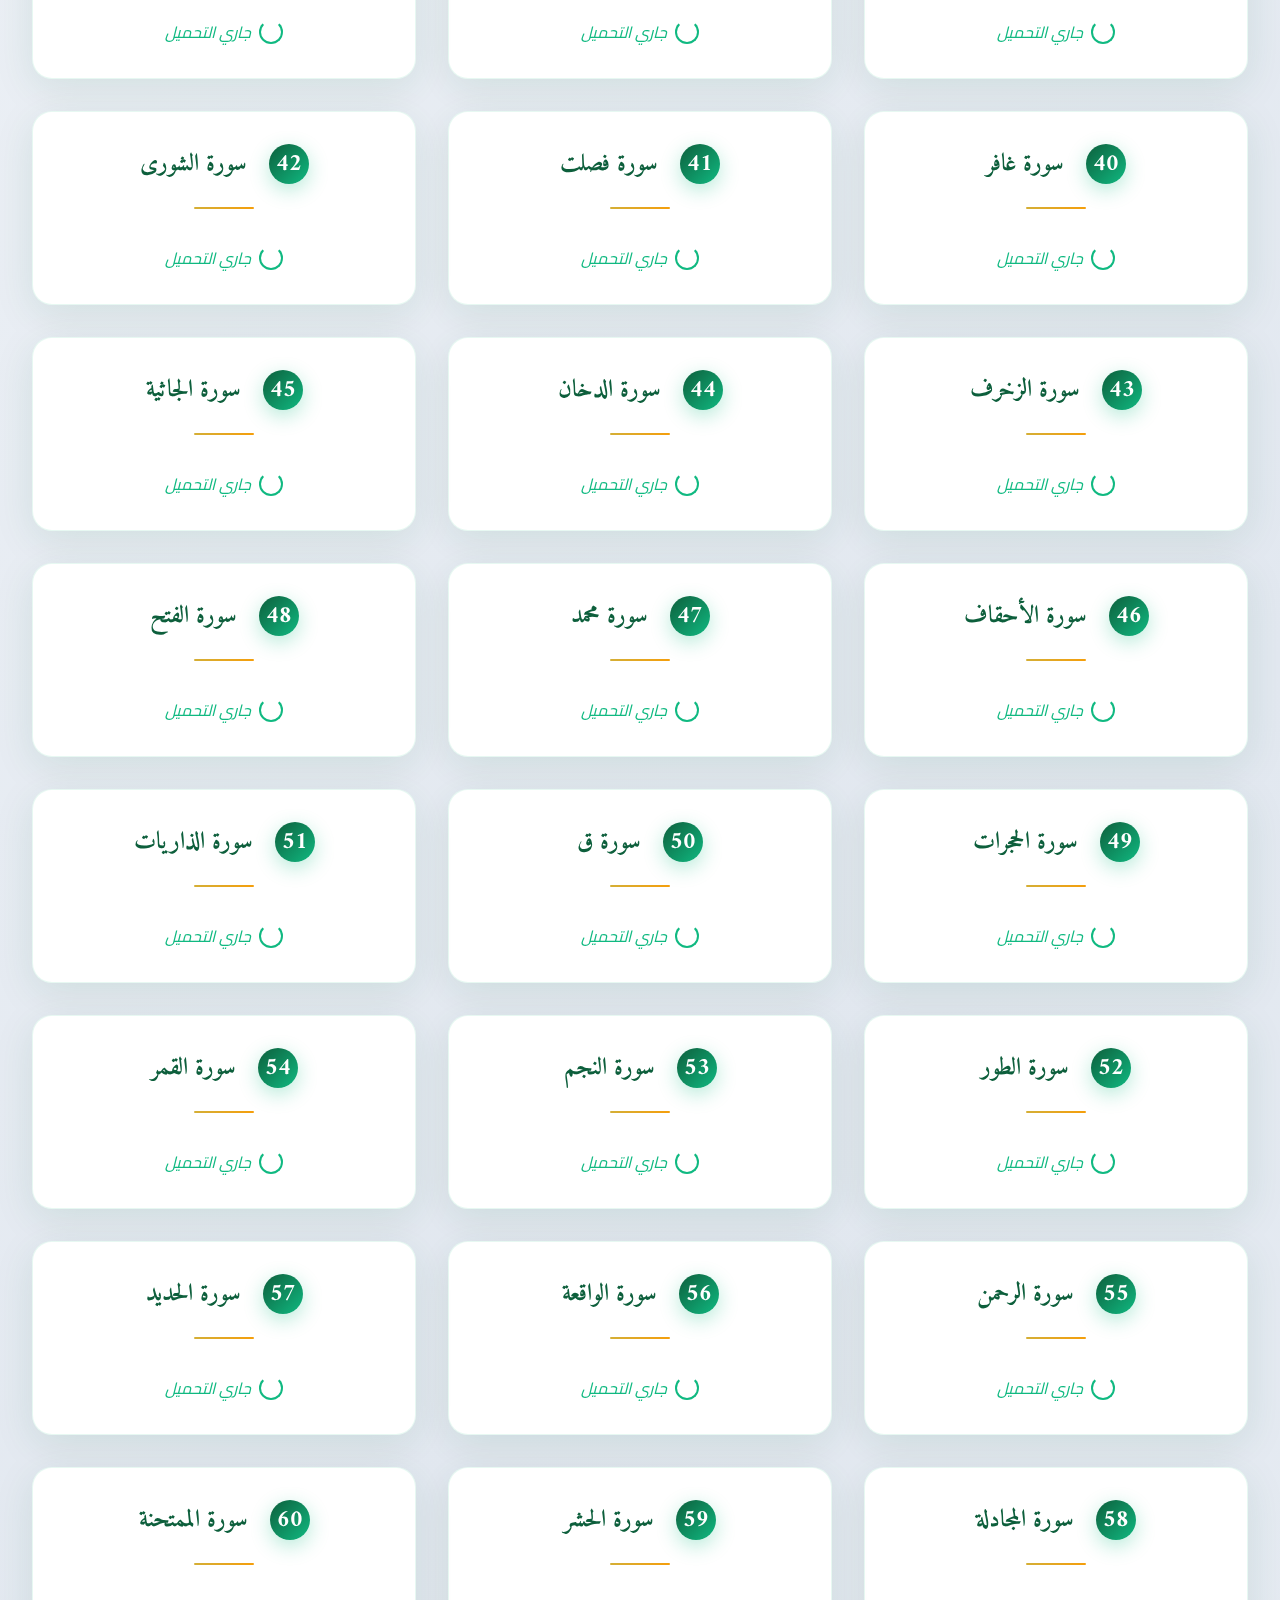
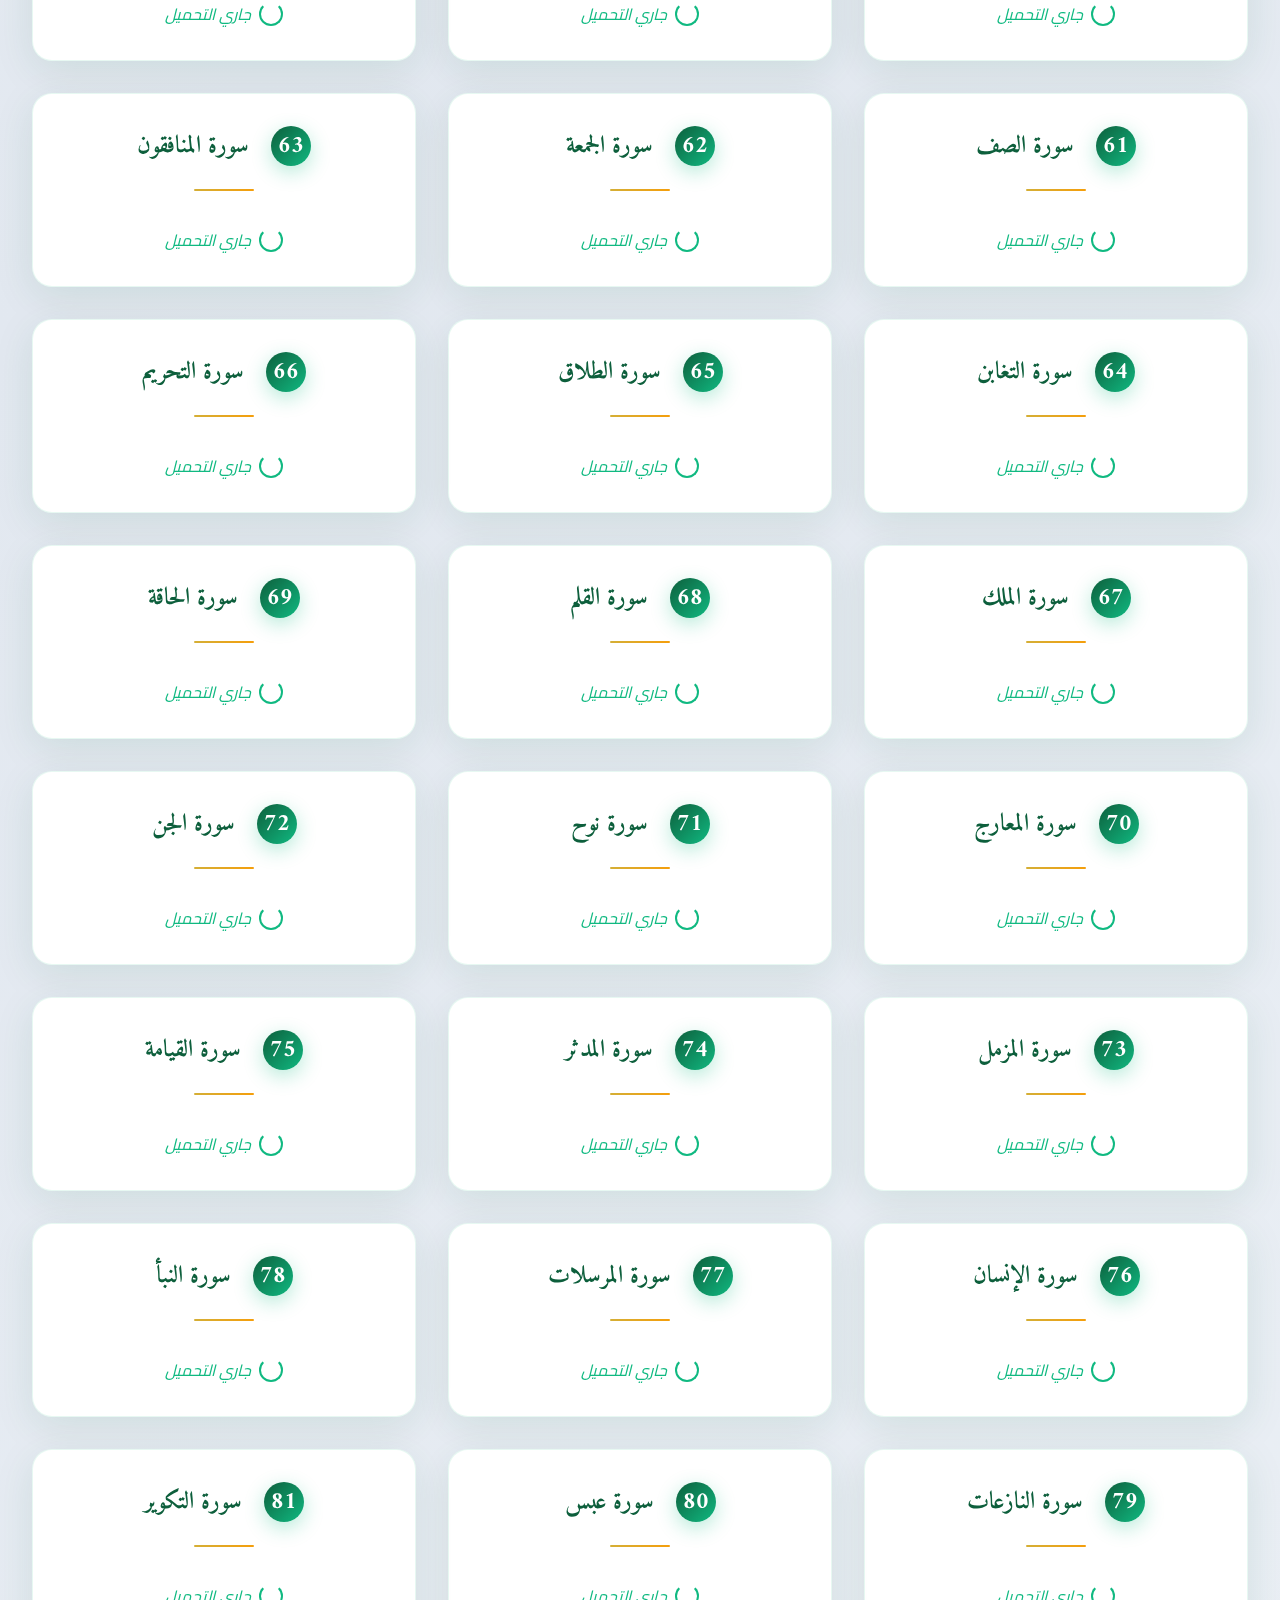
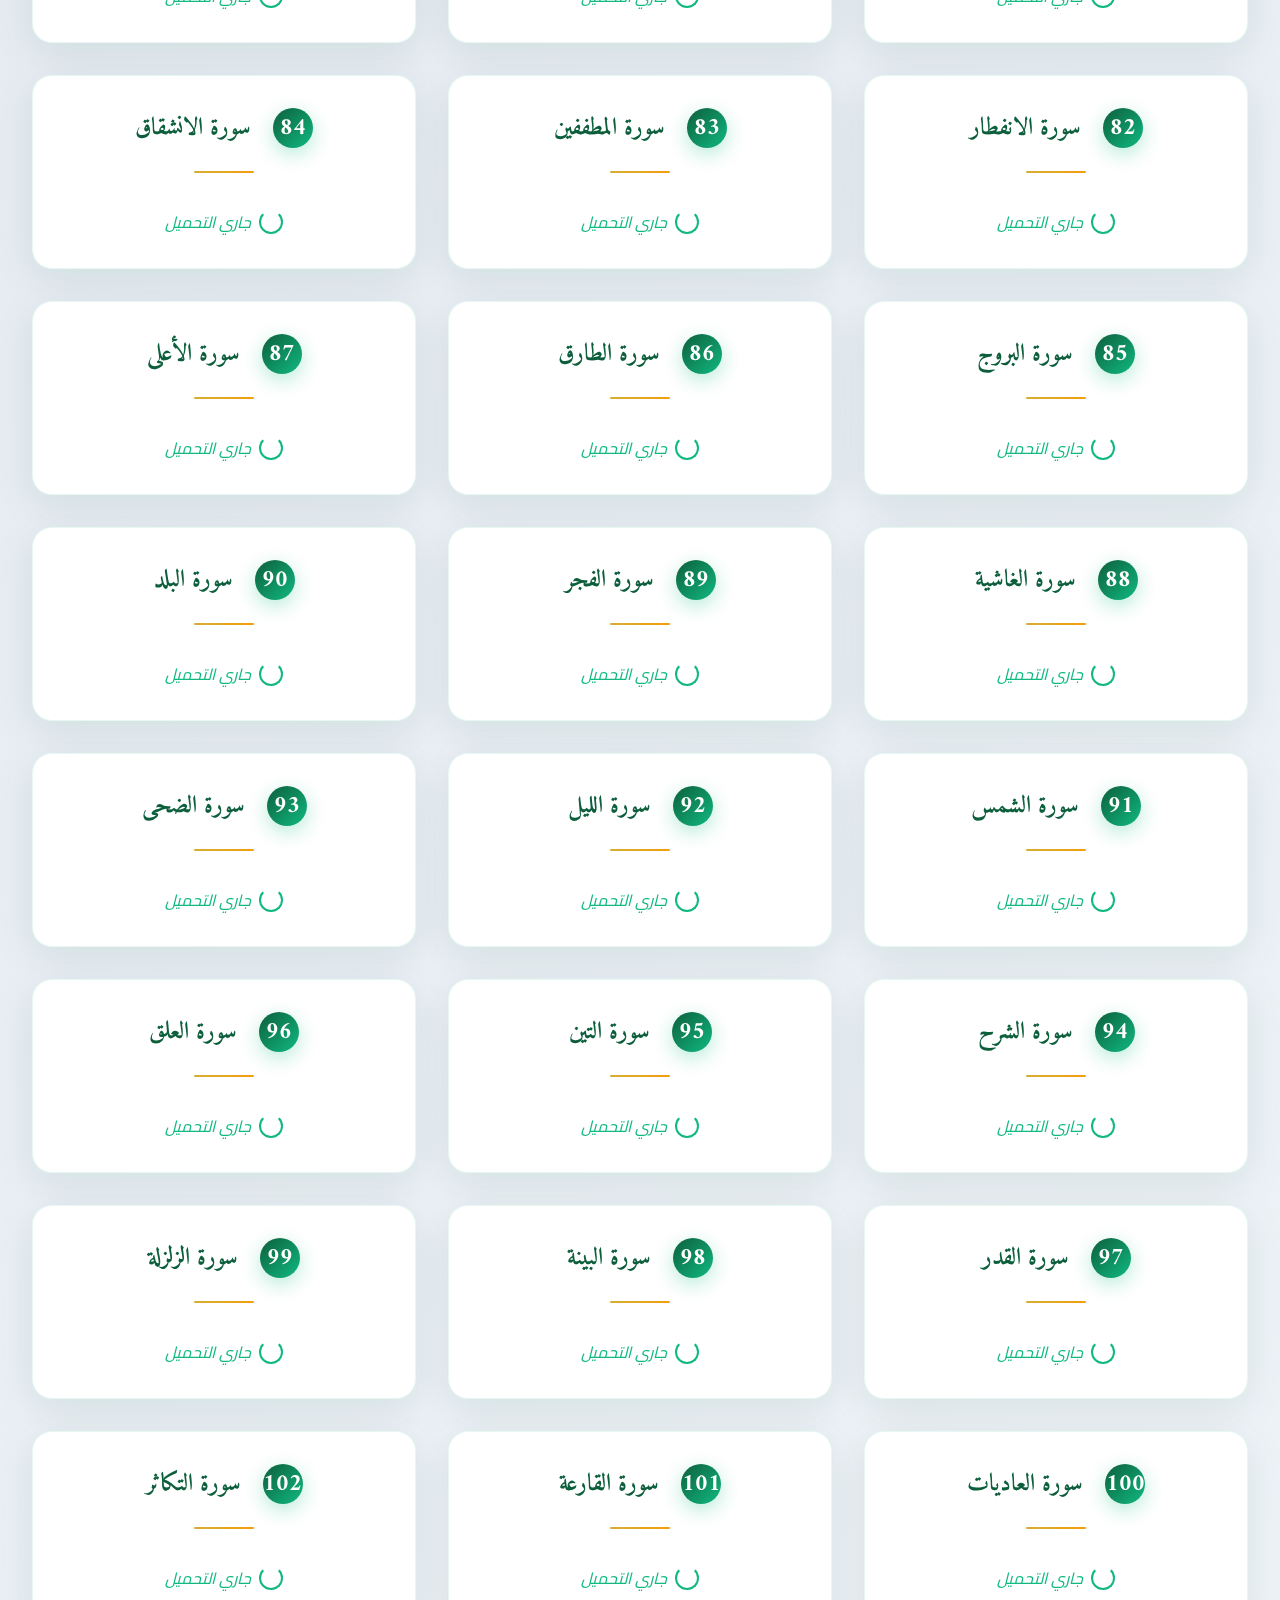
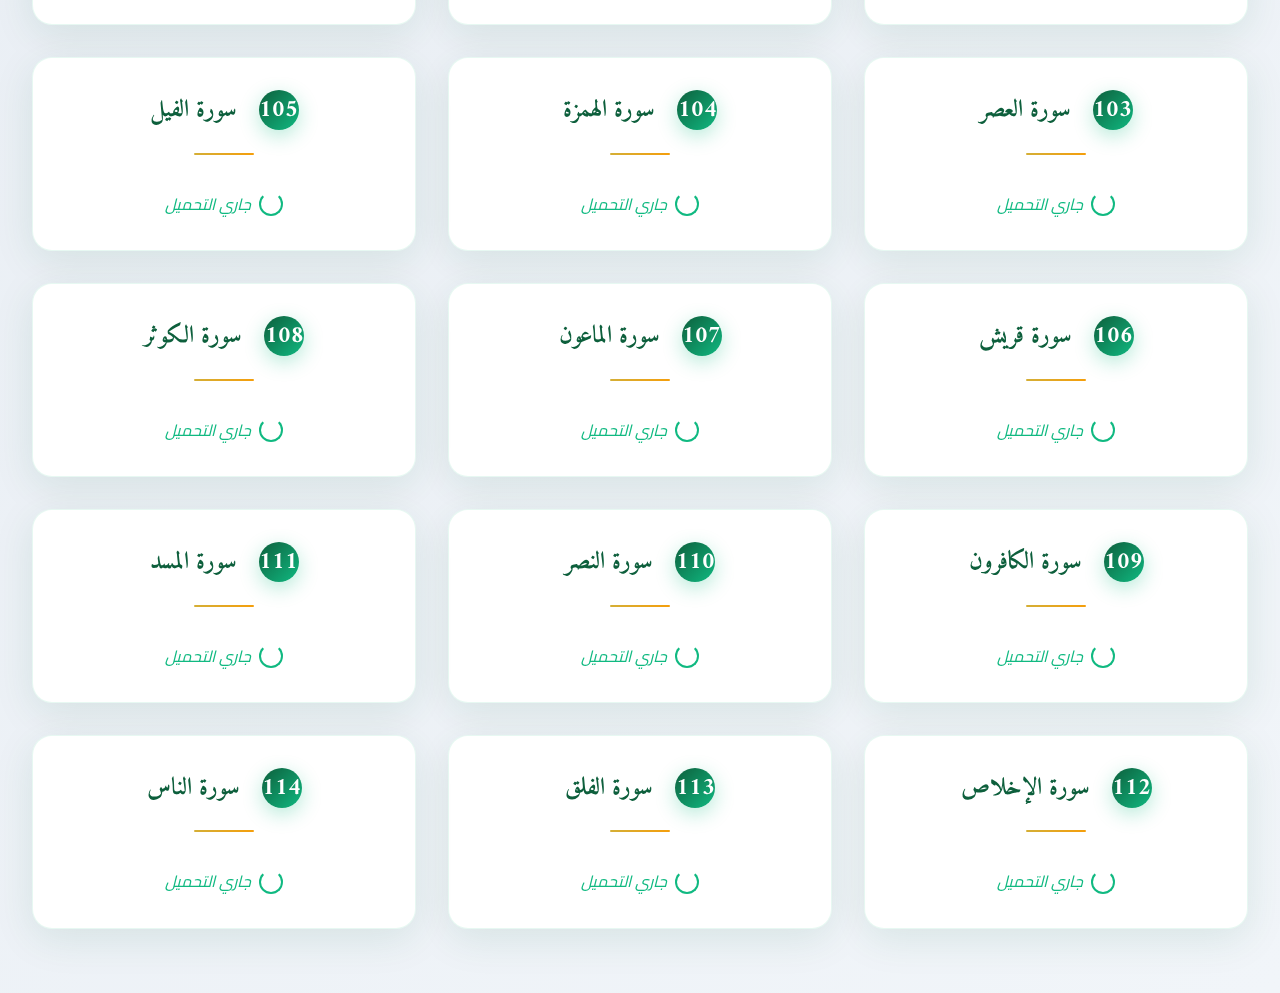
<file: moshaf.html>
<!DOCTYPE html>
<html lang="ar" dir="rtl">
<head>
  <meta charset="UTF-8" />
  <meta name="viewport" content="width=device-width, initial-scale=1.0"/>
  <title>المصحف المرتل - المنشاوي</title>
  <link href="https://fonts.googleapis.com/css2?family=Amiri:wght@400;700&family=Cairo:wght@300;400;600;700&display=swap" rel="stylesheet">
  <link rel="stylesheet" href="https://cdnjs.cloudflare.com/ajax/libs/font-awesome/6.4.0/css/all.min.css">
  <style>
    * {
      margin: 0;
      padding: 0;
      box-sizing: border-box;
    }

    :root {
      --primary-green: #0d5f3c;
      --secondary-green: #10b981;
      --accent-gold: #d4af37;
      --light-green: #f0fdf4;
      --text-dark: #1f2937;
      --text-light: #6b7280;
      --white: #ffffff;
      --gradient-primary: linear-gradient(135deg, #0d5f3c 0%, #10b981 100%);
      --gradient-gold: linear-gradient(135deg, #d4af37 0%, #f59e0b 100%);
    }

    body {
      font-family: 'Cairo', sans-serif;
      background: linear-gradient(135deg, #f8fafc 0%, #e2e8f0 50%, #f1f5f9 100%);
      color: var(--text-dark);
      line-height: 1.7;
      min-height: 100vh;
      position: relative;
    }

    body::before {
      content: '';
      position: fixed;
      top: 0;
      left: 0;
      right: 0;
      bottom: 0;
      background: url('data:image/svg+xml,<svg xmlns="http://www.w3.org/2000/svg" viewBox="0 0 100 100"><circle cx="20" cy="20" r="0.5" fill="%23d4af37" opacity="0.3"/><circle cx="80" cy="40" r="0.3" fill="%23ffffff" opacity="0.4"/></svg>') repeat;
      background-size: 200px 200px;
      animation: float-stars 40s linear infinite;
      z-index: -1;
    }

    @keyframes float-stars {
      from { transform: translateY(0px); }
      to { transform: translateY(-2000px); }
    }

    .header-section {
      background: var(--gradient-primary);
      padding: 4em 2em;
      text-align: center;
      color: white;
      position: relative;
      overflow: hidden;
      margin-bottom: 3em;
    }

    .header-section::before {
      content: '';
      position: absolute;
      top: 0;
      left: 0;
      right: 0;
      bottom: 0;
      background: url('data:image/svg+xml,<svg xmlns="http://www.w3.org/2000/svg" viewBox="0 0 100 100"><path d="M50 10 L60 40 L90 40 L68 58 L78 88 L50 70 L22 88 L32 58 L10 40 L40 40 Z" fill="none" stroke="%23d4af37" stroke-width="0.5" opacity="0.2"/></svg>') repeat;
      background-size: 100px 100px;
      animation: float-pattern 20s ease-in-out infinite;
    }

    @keyframes float-pattern {
      0%, 100% { transform: translateY(0px) rotate(0deg); }
      50% { transform: translateY(-10px) rotate(2deg); }
    }

    .header-ornament {
      width: 100px;
      height: 4px;
      background: var(--gradient-gold);
      margin: 0 auto 2em auto;
      border-radius: 2px;
      position: relative;
    }

    .header-ornament::before,
    .header-ornament::after {
      content: '✦';
      position: absolute;
      color: var(--accent-gold);
      font-size: 1.5em;
      top: -12px;
    }

    .header-ornament::before { left: -25px; }
    .header-ornament::after { right: -25px; }

    h1 {
      font-family: 'Amiri', serif;
      font-size: 3.5rem;
      font-weight: 700;
      margin-bottom: 0.5em;
      text-shadow: 2px 2px 8px rgba(0, 0, 0, 0.3);
      position: relative;
      z-index: 2;
      animation: glow-text 3s ease-in-out infinite alternate;
    }

    @keyframes glow-text {
      from { text-shadow: 2px 2px 8px rgba(0, 0, 0, 0.3); }
      to { text-shadow: 2px 2px 8px rgba(0, 0, 0, 0.3), 0 0 30px rgba(212, 175, 55, 0.4); }
    }

    .subtitle {
      font-size: 1.4em;
      font-weight: 400;
      opacity: 0.95;
      position: relative;
      z-index: 2;
    }

    .back-button {
      position: fixed;
      top: 30px;
      right: 30px;
      background: var(--gradient-primary);
      color: white;
      border: none;
      border-radius: 50%;
      width: 60px;
      height: 60px;
      font-size: 1.5em;
      cursor: pointer;
      box-shadow: 0 10px 30px rgba(13, 95, 60, 0.3);
      transition: all 0.3s ease;
      z-index: 1000;
    }

    .back-button:hover {
      transform: translateY(-3px);
      box-shadow: 0 15px 40px rgba(13, 95, 60, 0.4);
    }

    .sura-list {
      display: grid;
      grid-template-columns: repeat(auto-fit, minmax(350px, 1fr));
      gap: 2em;
      max-width: 1400px;
      margin: 0 auto;
      padding: 0 2em 4em 2em;
    }

    .sura-card {
      background: var(--white);
      padding: 2em;
      border-radius: 20px;
      box-shadow: 0 10px 40px rgba(13, 95, 60, 0.1);
      border: 1px solid rgba(16, 185, 129, 0.1);
      transition: all 0.4s cubic-bezier(0.175, 0.885, 0.32, 1.275);
      position: relative;
      overflow: hidden;
    }

    .sura-card::before {
      content: '';
      position: absolute;
      top: 0;
      left: 0;
      right: 0;
      height: 4px;
      background: var(--gradient-primary);
      transform: scaleX(0);
      transition: transform 0.5s ease;
    }

    .sura-card:hover::before {
      transform: scaleX(1);
    }

    .sura-card:hover {
      transform: translateY(-10px);
      box-shadow: 0 20px 60px rgba(13, 95, 60, 0.15);
      border-color: rgba(16, 185, 129, 0.3);
    }

    .sura-card h3 {
      font-family: 'Amiri', serif;
      font-size: 1.5em;
      color: var(--primary-green);
      margin-bottom: 1.5em;
      text-align: center;
      font-weight: 700;
      position: relative;
      padding-bottom: 1em;
    }

    .sura-card h3::after {
      content: '';
      position: absolute;
      bottom: 0;
      left: 50%;
      transform: translateX(-50%);
      width: 60px;
      height: 2px;
      background: var(--gradient-gold);
      border-radius: 1px;
    }

    .sura-number {
      background: var(--gradient-primary);
      color: white;
      border-radius: 50%;
      width: 40px;
      height: 40px;
      display: inline-flex;
      align-items: center;
      justify-content: center;
      font-size: 1em;
      font-weight: 600;
      margin-left: 15px;
      box-shadow: 0 6px 20px rgba(16, 185, 129, 0.3);
      position: relative;
    }

    .sura-number::before {
      content: '';
      position: absolute;
      top: -3px;
      left: -3px;
      right: -3px;
      bottom: -3px;
      background: var(--gradient-gold);
      border-radius: 50%;
      z-index: -1;
      opacity: 0;
      transition: opacity 0.3s ease;
    }

    .sura-card:hover .sura-number::before {
      opacity: 1;
    }

    audio {
      width: 100%;
      margin-top: 1em;
      border-radius: 10px;
      box-shadow: 0 4px 15px rgba(0, 0, 0, 0.1);
    }

    .loading {
      text-align: center;
      color: var(--secondary-green);
      font-style: italic;
      margin-top: 1em;
      display: flex;
      align-items: center;
      justify-content: center;
      gap: 0.5em;
    }

    .loading::before {
      content: '';
      width: 20px;
      height: 20px;
      border: 2px solid var(--secondary-green);
      border-top: 2px solid transparent;
      border-radius: 50%;
      animation: spin 1s linear infinite;
    }

    @keyframes spin {
      to { transform: rotate(360deg); }
    }

    .error {
      text-align: center;
      color: #dc3545;
      font-size: 0.9em;
      margin-top: 1em;
      padding: 1em;
      background: rgba(220, 53, 69, 0.1);
      border-radius: 10px;
      border: 1px solid rgba(220, 53, 69, 0.2);
    }

 @media (max-width: 768px) {
      h1 {
        font-size: 2.5rem;
      }

      .header-section {
        padding: 3em 1.5em;
      }

      .sura-list {
        grid-template-columns: 1fr;
        gap: 1.5em;
        padding: 0 1em 3em 1em;
      }

      .sura-card {
        padding: 1.5em;
      }

      .back-button {
        width: 50px;
        height: 50px;
        font-size: 1.2em;
        top: 20px;
        right: 20px;
      }
    }

    @media (max-width: 480px) {
      h1 {
        font-size: 2rem;
      }

      .subtitle {
        font-size: 1.2em;
      }

      .sura-card h3 {
        font-size: 1.3em;
      }

      .sura-number {
        width: 35px;
        height: 35px;
        font-size: 0.9em;
      }
    }
  </style>
</head>
<body>
  <button class="back-button" onclick="history.back()">
    <i class="fas fa-arrow-right"></i>
  </button>

  <div class="header-section">
    <div class="header-ornament"></div>
    <h1>الْمُصْحَفَ الْمُرَتَّلُ</h1>
    <p class="subtitle">بصوت الشيخ محمد صديق المنشاوي</p>
  </div>

  <div class="sura-list" id="suraList"></div>

  <script>
    const suraNames = [
      "الفاتحة", "البقرة", "آل عمران", "النساء", "المائدة", "الأنعام", "الأعراف", "الأنفال", "التوبة", "يونس",
      "هود", "يوسف", "الرعد", "إبراهيم", "الحجر", "النحل", "الإسراء", "الكهف", "مريم", "طه",
      "الأنبياء", "الحج", "المؤمنون", "النور", "الفرقان", "الشعراء", "النمل", "القصص", "العنكبوت", "الروم",
      "لقمان", "السجدة", "الأحزاب", "سبأ", "فاطر", "يس", "الصافات", "ص", "الزمر", "غافر",
      "فصلت", "الشورى", "الزخرف", "الدخان", "الجاثية", "الأحقاف", "محمد", "الفتح", "الحجرات", "ق",
      "الذاريات", "الطور", "النجم", "القمر", "الرحمن", "الواقعة", "الحديد", "المجادلة", "الحشر", "الممتحنة",
      "الصف", "الجمعة", "المنافقون", "التغابن", "الطلاق", "التحريم", "الملك", "القلم", "الحاقة", "المعارج",
      "نوح", "الجن", "المزمل", "المدثر", "القيامة", "الإنسان", "المرسلات", "النبأ", "النازعات", "عبس",
      "التكوير", "الانفطار", "المطففين", "الانشقاق", "البروج", "الطارق", "الأعلى", "الغاشية", "الفجر", "البلد",
      "الشمس", "الليل", "الضحى", "الشرح", "التين", "العلق", "القدر", "البينة", "الزلزلة", "العاديات",
      "القارعة", "التكاثر", "العصر", "الهمزة", "الفيل", "قريش", "الماعون", "الكوثر", "الكافرون", "النصر",
      "المسد", "الإخلاص", "الفلق", "الناس"
    ];

    const baseUrl = "https://archive.org/download/Mohammed_Siddiq_Al-Minshawi/";
    const listContainer = document.getElementById("suraList");

    function formatSuraNumber(number) {
      return String(number).padStart(3, '0');
    }

    function getAudioUrl(suraNumber) {
      return baseUrl + formatSuraNumber(suraNumber) + ".mp3";
    }

    suraNames.forEach((name, index) => {
      const suraNumber = index + 1;
      const audioUrl = getAudioUrl(suraNumber);
      
      const card = document.createElement("div");
      card.className = "sura-card";
      
      card.innerHTML = `
        <h3>
          <span class="sura-number">${suraNumber}</span>
          سورة ${name}
        </h3>
        <div class="loading" id="loading-${suraNumber}">جاري التحميل</div>
        <audio controls style="display: none;" id="audio-${suraNumber}">
          <source src="${audioUrl}" type="audio/mp3">
          متصفحك لا يدعم تشغيل الصوت.
        </audio>
        <div class="error" id="error-${suraNumber}" style="display: none;">
          <i class="fas fa-exclamation-triangle"></i>
          عذراً، حدث خطأ في تحميل التلاوة
        </div>
      `;
      
      listContainer.appendChild(card);
      
      const audio = document.getElementById(`audio-${suraNumber}`);
      const loading = document.getElementById(`loading-${suraNumber}`);
      const error = document.getElementById(`error-${suraNumber}`);
      
      audio.addEventListener('loadstart', () => {
        loading.style.display = 'flex';
        error.style.display = 'none';
      });
      
      audio.addEventListener('canplay', () => {
        loading.style.display = 'none';
        audio.style.display = 'block';
      });
      
      audio.addEventListener('error', () => {
        loading.style.display = 'none';
        error.style.display = 'block';
      });
      
      audio.load();
    });

    document.addEventListener('DOMContentLoaded', () => {
      const allAudios = document.querySelectorAll('audio');
      
      allAudios.forEach(audio => {
        audio.addEventListener('play', () => {
          allAudios.forEach(otherAudio => {
            if (otherAudio !== audio) {
              otherAudio.pause();
            }
          });
        });
      });
    });
  </script>
</body>
</html>
</file>
<file: style.css>
* {
  margin: 0;
  padding: 0;
  box-sizing: border-box;
}

:root {
  --primary-green: #0d5f3c;
  --secondary-green: #10b981;
  --accent-gold: #d4af37;
  --light-green: #f0fdf4;
  --dark-green: #064e3b;
  --text-dark: #1f2937;
  --text-light: #6b7280;
  --white: #ffffff;
  --gradient-primary: linear-gradient(135deg, #0d5f3c 0%, #10b981 100%);
  --gradient-gold: linear-gradient(135deg, #d4af37 0%, #f59e0b 100%);
  --shadow-soft: 0 10px 40px rgba(13, 95, 60, 0.1);
  --shadow-medium: 0 20px 60px rgba(13, 95, 60, 0.15);
  --shadow-strong: 0 30px 80px rgba(13, 95, 60, 0.2);
}

body {
  font-family: 'Cairo', sans-serif;
  background: linear-gradient(135deg, #f8fafc 0%, #e2e8f0 50%, #f1f5f9 100%);
  color: var(--text-dark);
  line-height: 1.7;
  overflow-x: hidden;
  position: relative;
}

.stars, .twinkling {
  position: fixed;
  top: 0;
  left: 0;
  right: 0;
  bottom: 0;
  width: 100%;
  height: 100%;
  display: block;
  z-index: -1;
}

.stars {
  background: transparent url('data:image/svg+xml,<svg xmlns="http://www.w3.org/2000/svg" viewBox="0 0 100 100"><circle cx="20" cy="20" r="0.5" fill="%23ffffff" opacity="0.8"/><circle cx="80" cy="40" r="0.3" fill="%23d4af37" opacity="0.6"/><circle cx="40" cy="80" r="0.4" fill="%23ffffff" opacity="0.7"/><circle cx="90" cy="90" r="0.2" fill="%23d4af37" opacity="0.5"/></svg>') repeat;
  background-size: 200px 200px;
  animation: move-stars 50s linear infinite;
}

.twinkling {
  background: transparent url('data:image/svg+xml,<svg xmlns="http://www.w3.org/2000/svg" viewBox="0 0 100 100"><circle cx="30" cy="30" r="0.3" fill="%23ffffff" opacity="0.9"/><circle cx="70" cy="70" r="0.2" fill="%23d4af37" opacity="0.8"/></svg>') repeat;
  background-size: 300px 300px;
  animation: move-twinkle 100s linear infinite;
}

@keyframes move-stars {
  from { transform: translateY(0px); }
  to { transform: translateY(-2000px); }
}

@keyframes move-twinkle {
  from { transform: translateY(0px); }
  to { transform: translateY(-3000px); }
}

.hero {
  background: 
    linear-gradient(rgba(13, 95, 60, 0.85), rgba(16, 185, 129, 0.75)),
    url("https://www.cairo24.com/UploadCache/libfiles/69/5/600x338o/743.jpg");
  background-size: cover;
  background-position: center;
  background-attachment: fixed;
  height: 100vh;
  position: relative;
  display: flex;
  align-items: center;
  justify-content: center;
  color: white;
  text-align: center;
  overflow: hidden;
}

.hero-pattern {
  position: absolute;
  top: 0;
  left: 0;
  right: 0;
  bottom: 0;
  background: url('data:image/svg+xml,<svg xmlns="http://www.w3.org/2000/svg" viewBox="0 0 100 100"><path d="M50 10 L60 40 L90 40 L68 58 L78 88 L50 70 L22 88 L32 58 L10 40 L40 40 Z" fill="none" stroke="%23d4af37" stroke-width="0.5" opacity="0.1"/></svg>') repeat;
  background-size: 150px 150px;
  animation: float-pattern 20s ease-in-out infinite;
}

@keyframes float-pattern {
  0%, 100% { transform: translateY(0px) rotate(0deg); }
  50% { transform: translateY(-20px) rotate(5deg); }
}

.overlay {
  position: relative;
  z-index: 2;
  max-width: 900px;
  padding: 4em 2em;
}

.hero-content {
  position: relative;
}

.islamic-ornament {
  width: 100px;
  height: 20px;
  margin: 0 auto;
  background: var(--gradient-gold);
  border-radius: 10px;
  position: relative;
  opacity: 0.8;
}

.islamic-ornament::before,
.islamic-ornament::after {
  content: '';
  position: absolute;
  width: 30px;
  height: 30px;
  background: var(--gradient-gold);
  border-radius: 50%;
  top: -5px;
}

.islamic-ornament::before { left: -15px; }
.islamic-ornament::after { right: -15px; }

.islamic-ornament.top { margin-bottom: 2em; }
.islamic-ornament.bottom { margin-top: 2em; }

.hero h1 {
  font-family: 'Amiri', serif;
  font-size: 4rem;
  font-weight: 700;
  margin: 0.5em 0;
  text-shadow: 2px 2px 8px rgba(0, 0, 0, 0.3);
  animation: glow-text 3s ease-in-out infinite alternate;
}



.divider {
  width: 200px;
  height: 3px;
  background: var(--gradient-gold);
  margin: 1.5em auto;
  border-radius: 2px;
  position: relative;
}

.divider::before,
.divider::after {
  content: '✦';
  position: absolute;
  color: var(--accent-gold);
  font-size: 1.2em;
  top: -10px;
}

.divider::before { left: -20px; }
.divider::after { right: -20px; }

.hero-subtitle {
  font-size: 1.4em;
  font-weight: 400;
  opacity: 0.95;
  text-shadow: 1px 1px 4px rgba(0, 0, 0, 0.4);
  line-height: 1.6;
}

.scroll-indicator {
  position: absolute;
  bottom: 30px;
  left: 50%;
  transform: translateX(-50%);
  animation: bounce 2s infinite;
}

.scroll-arrow {
  width: 30px;
  height: 30px;
  border: 2px solid var(--accent-gold);
  border-radius: 50%;
  position: relative;
}

.scroll-arrow::after {
  content: '';
  position: absolute;
  top: 8px;
  left: 8px;
  width: 10px;
  height: 10px;
  border-right: 2px solid var(--accent-gold);
  border-bottom: 2px solid var(--accent-gold);
  transform: rotate(45deg);
}

@keyframes bounce {
  0%, 20%, 50%, 80%, 100% { transform: translateX(-50%) translateY(0); }
  40% { transform: translateX(-50%) translateY(-10px); }
  60% { transform: translateX(-50%) translateY(-5px); }
}

@keyframes glow-text {
  from { text-shadow: 2px 2px 8px rgba(0, 0, 0, 0.3); }
  to { text-shadow: 2px 2px 8px rgba(0, 0, 0, 0.3), 0 0 30px rgba(212, 175, 55, 0.4); }
}

.sections-container {
  padding: 6em 2em;
  max-width: 1400px;
  margin: 0 auto;
  position: relative;
}

.section-header {
  text-align: center;
  margin-bottom: 4em;
}

.section-title {
  font-family: 'Amiri', serif;
  font-size: 2.8rem;
  font-weight: 700;
  color: var(--primary-green);
  position: relative;
  display: inline-block;
  margin-bottom: 1em;
}

.title-ornament {
  color: var(--accent-gold);
  font-size: 0.8em;
  margin: 0 0.5em;
  animation: sparkle 2s ease-in-out infinite alternate;
}

@keyframes sparkle {
  from { opacity: 0.7; transform: scale(1); }
  to { opacity: 1; transform: scale(1.2); }
}

.cards-grid {
  display: grid;
  grid-template-columns: repeat(auto-fit, minmax(320px, 1fr));
  gap: 2.5em;
  align-items: stretch;
}

.card {
  background: var(--white);
  padding: 2.5em 2em;
  border-radius: 25px;
  box-shadow: var(--shadow-soft);
  border: 1px solid rgba(16, 185, 129, 0.1);
  cursor: pointer;
  position: relative;
  overflow: hidden;
  transition: all 0.5s cubic-bezier(0.175, 0.885, 0.32, 1.275);
  min-height: 350px;
  display: flex;
  flex-direction: column;
  justify-content: space-between;
}

.card::before {
  content: '';
  position: absolute;
  top: 0;
  left: 0;
  right: 0;
  height: 4px;
  background: var(--gradient-primary);
  transform: scaleX(0);
  transition: transform 0.5s ease;
}

.card:hover::before {
  transform: scaleX(1);
}

.card-glow {
  position: absolute;
  top: -50%;
  left: -50%;
  width: 200%;
  height: 200%;
  background: radial-gradient(circle, rgba(16, 185, 129, 0.1) 0%, transparent 70%);
  opacity: 0;
  transition: opacity 0.5s ease;
  pointer-events: none;
}

.card:hover .card-glow {
  opacity: 1;
}

.card:hover {
  transform: translateY(-15px) scale(1.02);
  box-shadow: var(--shadow-strong);
  border-color: rgba(16, 185, 129, 0.3);
}

.card.featured {
  background: linear-gradient(135deg, var(--white) 0%, #f0fdf4 100%);
  border: 2px solid var(--secondary-green);
  position: relative;
}

.featured-badge {
  position: absolute;
  top: 20px;
  right: 20px;
  background: var(--gradient-gold);
  color: white;
  padding: 0.5em 1em;
  border-radius: 20px;
  font-size: 0.8em;
  font-weight: 600;
  box-shadow: 0 4px 15px rgba(212, 175, 55, 0.3);
}

.card-icon {
  width: 80px;
  height: 80px;
  background: var(--gradient-primary);
  border-radius: 50%;
  display: flex;
  align-items: center;
  justify-content: center;
  font-size: 2em;
  color: white;
  margin: 0 auto 1.5em auto;
  transition: all 0.5s ease;
  box-shadow: 0 10px 30px rgba(16, 185, 129, 0.3);
  position: relative;
}

.card-icon::before {
  content: '';
  position: absolute;
  top: -5px;
  left: -5px;
  right: -5px;
  bottom: -5px;
  background: var(--gradient-gold);
  border-radius: 50%;
  z-index: -1;
  opacity: 0;
  transition: opacity 0.3s ease;
}

.card:hover .card-icon {
  transform: rotate(360deg) scale(1.1);
  box-shadow: 0 15px 40px rgba(16, 185, 129, 0.4);
}

.card:hover .card-icon::before {
  opacity: 1;
}

.card h3 {
  font-family: 'Amiri', serif;
  font-size: 1.6em;
  color: var(--primary-green);
  margin-bottom: 1em;
  text-align: center;
  font-weight: 700;
  line-height: 1.3;
}

.card p {
  color: var(--text-light);
  font-size: 1.1em;
  line-height: 1.6;
  text-align: center;
  margin-bottom: 1.5em;
  flex-grow: 1;
}

.card-footer {
  text-align: center;
  margin-top: auto;
}

.read-more {
  display: inline-flex;
  align-items: center;
  gap: 0.5em;
  color: var(--secondary-green);
  font-weight: 600;
  font-size: 1em;
  transition: all 0.3s ease;
}

.card:hover .read-more {
  color: var(--primary-green);
  transform: translateX(-5px);
}

.read-more i {
  transition: transform 0.3s ease;
}

.card:hover .read-more i {
  transform: translateX(-3px);
}

footer {
  background: var(--gradient-primary);
  color: white;
  text-align: center;
  padding: 4em 2em;
  position: relative;
  overflow: hidden;
}

.footer-pattern {
  position: absolute;
  top: 0;
  left: 0;
  right: 0;
  bottom: 0;
  background: url('data:image/svg+xml,<svg xmlns="http://www.w3.org/2000/svg" viewBox="0 0 100 100"><circle cx="50" cy="50" r="2" fill="%23ffffff" opacity="0.05"/></svg>') repeat;
  background-size: 50px 50px;
}

.footer-content {
  position: relative;
  z-index: 2;
  max-width: 800px;
  margin: 0 auto;
}

.footer-ornament {
  width: 80px;
  height: 4px;
  background: var(--gradient-gold);
  margin: 0 auto 2em auto;
  border-radius: 2px;
}

footer h3 {
  font-family: 'Amiri', serif;
  font-size: 2.5em;
  margin-bottom: 1em;
  font-weight: 700;
  text-shadow: 2px 2px 4px rgba(0, 0, 0, 0.3);
}

footer p {
  font-size: 1.3em;
  opacity: 0.9;
  line-height: 1.6;
  margin-bottom: 2em;
}

.footer-divider {
  width: 200px;
  height: 2px;
  background: rgba(255, 255, 255, 0.3);
  margin: 2em auto;
  border-radius: 1px;
}

.footer-quote {
  font-family: 'Amiri', serif;
  font-size: 1.4em;
  font-style: italic;
  opacity: 0.8;
  display: flex;
  align-items: center;
  justify-content: center;
  gap: 1em;
}

.footer-quote i {
  color: var(--accent-gold);
  font-size: 0.8em;
}

@media (max-width: 1200px) {
  .cards-grid {
    grid-template-columns: repeat(2, 1fr);
    gap: 2em;
  }
}

@media (max-width: 768px) {
  .hero {
    height: 70vh;
    background-attachment: scroll;
  }
  
  .hero h1 {
    font-size: 2.5rem;
  }
  
  .section-title {
    font-size: 2.2rem;
  }
  
  .cards-grid {
    grid-template-columns: 1fr;
    gap: 1.5em;
  }
  
  .card {
    min-height: 300px;
    padding: 2em 1.5em;
  }
  
  .sections-container {
    padding: 4em 1em;
  }
}

@media (max-width: 480px) {
  .hero h1 {
    font-size: 2rem;
  }
  
  .hero-subtitle {
    font-size: 1.1em;
  }
  
  .section-title {
    font-size: 1.8rem;
  }
  
  .card {
    min-height: 280px;
    padding: 1.5em 1em;
  }
  
  .card-icon {
    width: 60px;
    height: 60px;
    font-size: 1.5em;
  }
  
  .card h3 {
    font-size: 1.3em;
  }
  
  .card p {
    font-size: 1em;
  }
}

.card {
  will-change: transform;
}

.card-icon {
  will-change: transform;
}

html {
  scroll-behavior: smooth;
}

.card:active {
  transform: translateY(-12px) scale(0.98);
}

@media (prefers-reduced-motion: reduce) {
  * {
    animation-duration: 0.01ms !important;
    animation-iteration-count: 1 !important;
    transition-duration: 0.01ms !important;
  }
}
</file>
